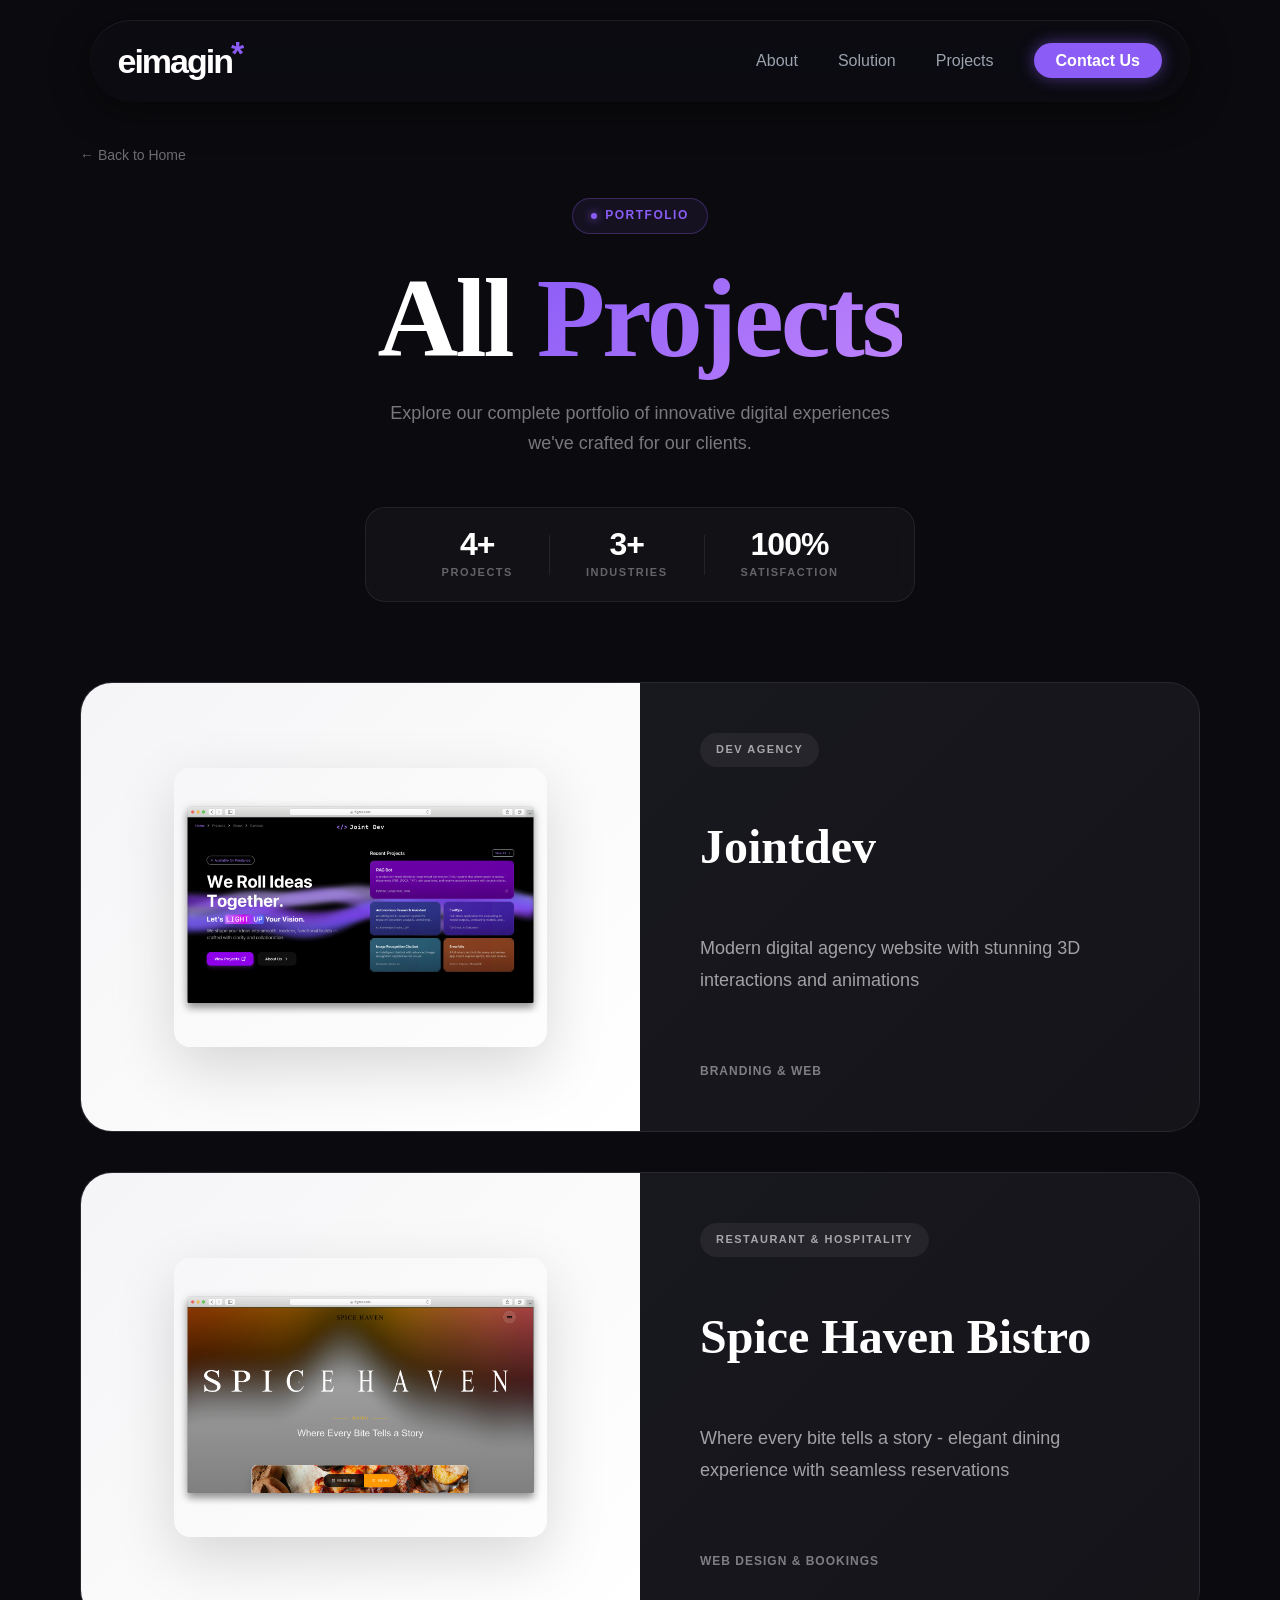
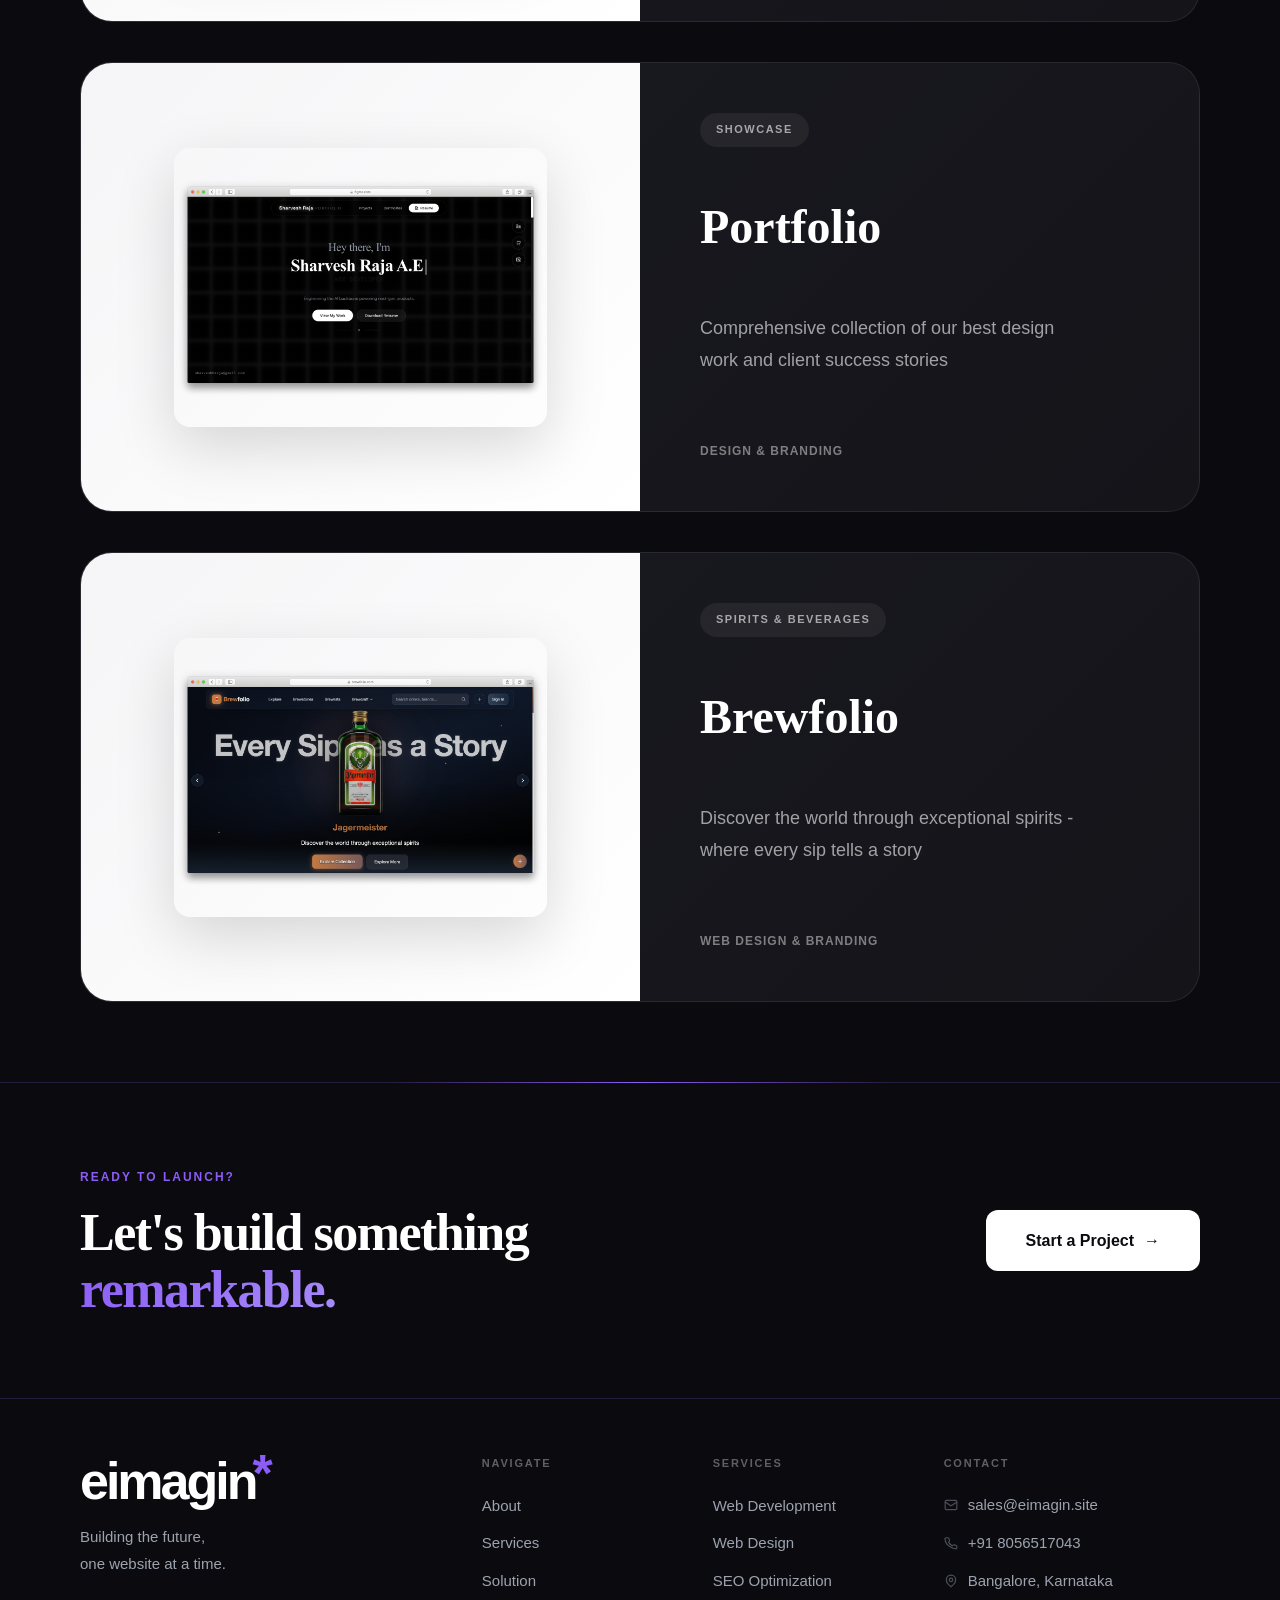
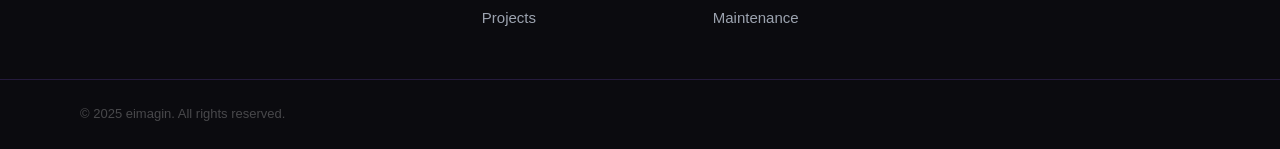
<file: projects.html>
<!DOCTYPE html>
<html lang="en">
<head>
    <meta charset="UTF-8">
    <meta name="viewport" content="width=device-width, initial-scale=1.0">
    <title>All Projects - eimagin*</title>
    
    <!-- Preconnect for performance -->
    <link rel="preconnect" href="https://fonts.googleapis.com">
    <link rel="preconnect" href="https://fonts.gstatic.com" crossorigin>
    <!-- Custom fonts: Trench Slab Medium and General Sans Regular -->
    <link href="https://api.fontshare.com/v2/css?f[]=general-sans@400&f[]=satoshi@700&display=swap" rel="stylesheet">

    <!-- CSS -->
    <link rel="stylesheet" href="css/styles.css">
    <link rel="stylesheet" href="css/project-card.css">
</head>
<body>
    <div class="cursor-bubble">View Project</div>
    <!-- Navigation -->
    <nav class="navbar">
        <div class="nav-inner">
            <a href="index.html" class="logo">
                <span class="logo-text">eimagin</span><span class="logo-asterisk">*</span>
            </a>
            <ul class="nav-links">
                <li><a href="index.html#about">About</a></li>
                <li><a href="index.html#solution">Solution</a></li>
                <li><a href="index.html#projects">Projects</a></li>
                <li><a href="index.html#contact" class="btn-primary-small">Contact Us</a></li>
            </ul>
            <div class="hamburger">
                <span></span>
                <span></span>
                <span></span>
            </div>
        </div>
    </nav>

    <!-- Projects Gallery Section -->
    <section class="all-projects-section">
        <div class="container">
            <div class="page-header">
                <a href="index.html#projects" class="back-link">← Back to Home</a>
                <div class="page-header-badge">
                    <span class="page-badge-dot"></span>
                    Portfolio
                </div>
                <h1 class="page-title">All <span class="page-title-accent">Projects</span></h1>
                <p class="page-subtitle">Explore our complete portfolio of innovative digital experiences we've crafted for our clients.</p>
                <div class="page-header-stats">
                    <div class="page-stat">
                        <span class="page-stat-number">4+</span>
                        <span class="page-stat-label">Projects</span>
                    </div>
                    <div class="page-stat-divider"></div>
                    <div class="page-stat">
                        <span class="page-stat-number">3+</span>
                        <span class="page-stat-label">Industries</span>
                    </div>
                    <div class="page-stat-divider"></div>
                    <div class="page-stat">
                        <span class="page-stat-number">100%</span>
                        <span class="page-stat-label">Satisfaction</span>
                    </div>
                </div>
            </div>

            <div class="projects-gallery">
                <!-- Project Card 1: Jointdev -->
                <a href="https://jointdev.studio/" target="_blank" rel="noopener noreferrer" class="gallery-card-link">
                    <div class="gallery-card">
                        <div class="gallery-card-image" style="background: linear-gradient(135deg, #f5f5f7 0%, #ffffff 100%); padding: 60px; display: flex; align-items: center; justify-content: center;">
                            <img src="images/projects/jointdev-mockup.png" alt="Jointdev Mockup" style="width: 85%; height: 85%; object-fit: contain; border-radius: 16px; box-shadow: 0 20px 60px rgba(0,0,0,0.15);">
                        </div>
                        <div class="gallery-card-content">
                            <span class="gallery-tag">DEV AGENCY</span>
                            <h3 class="gallery-title">Jointdev</h3>
                            <p class="gallery-desc">Modern digital agency website with stunning 3D interactions and animations</p>
                            <span class="gallery-tech">BRANDING & WEB</span>
                        </div>
                    </div>
                </a>

                <!-- Project Card 2: Spice Haven Bistro -->
                <a href="https://spice-haven-bistro.vercel.app/" target="_blank" rel="noopener noreferrer" class="gallery-card-link">
                    <div class="gallery-card">
                        <div class="gallery-card-image" style="background: linear-gradient(135deg, #f5f5f7 0%, #ffffff 100%); padding: 60px; display: flex; align-items: center; justify-content: center;">
                            <img src="images/projects/spice-haven-mockup.png" alt="Spice Haven Bistro Mockup" style="width: 85%; height: 85%; object-fit: contain; border-radius: 16px; box-shadow: 0 20px 60px rgba(0,0,0,0.15);">
                        </div>
                        <div class="gallery-card-content">
                            <span class="gallery-tag">RESTAURANT & HOSPITALITY</span>
                            <h3 class="gallery-title">Spice Haven Bistro</h3>
                            <p class="gallery-desc">Where every bite tells a story - elegant dining experience with seamless reservations</p>
                            <span class="gallery-tech">WEB DESIGN & BOOKINGS</span>
                        </div>
                    </div>
                </a>

                <!-- Project Card 3: Portfolio -->
                <a href="https://sharveshportfolio.dev/" target="_blank" rel="noopener noreferrer" class="gallery-card-link">
                    <div class="gallery-card">
                        <div class="gallery-card-image" style="background: linear-gradient(135deg, #f5f5f7 0%, #ffffff 100%); padding: 60px; display: flex; align-items: center; justify-content: center;">
                            <img src="images/projects/portfolio-mockup.png" alt="Portfolio Mockup" style="width: 85%; height: 85%; object-fit: contain; border-radius: 16px; box-shadow: 0 20px 60px rgba(0,0,0,0.15);">
                        </div>
                        <div class="gallery-card-content">
                            <span class="gallery-tag">SHOWCASE</span>
                            <h3 class="gallery-title">Portfolio</h3>
                            <p class="gallery-desc">Comprehensive collection of our best design work and client success stories</p>
                            <span class="gallery-tech">DESIGN & BRANDING</span>
                        </div>
                    </div>
                </a>

                <!-- Project Card 4: Brewfolio (last) -->
                <div class="gallery-card">
                    <div class="gallery-card-image" style="background: linear-gradient(135deg, #f5f5f7 0%, #ffffff 100%); padding: 60px; display: flex; align-items: center; justify-content: center;">
                        <img src="images/projects/brewfolio-mockup.png" alt="Brewfolio Mockup" style="width: 85%; height: 85%; object-fit: contain; border-radius: 16px; box-shadow: 0 20px 60px rgba(0,0,0,0.15);">
                    </div>
                    <div class="gallery-card-content">
                        <span class="gallery-tag">SPIRITS & BEVERAGES</span>
                        <h3 class="gallery-title">Brewfolio</h3>
                        <p class="gallery-desc">Discover the world through exceptional spirits - where every sip tells a story</p>
                        <span class="gallery-tech">WEB DESIGN & BRANDING</span>
                    </div>
                </div>

                <!-- Add more project cards as needed -->
            </div>
        </div>
    </section>

    <!-- Footer -->
    <footer class="footer">

        <!-- CTA Band -->
        <div class="footer-cta">
            <div class="container">
                <div class="footer-cta-inner">
                    <div class="footer-cta-text">
                        <span class="footer-cta-eyebrow">Ready to launch?</span>
                        <h2 class="footer-cta-title">Let's build something<br><span class="footer-cta-accent">remarkable.</span></h2>
                    </div>
                    <a href="index.html#contact" class="footer-cta-btn">Start a Project <span class="footer-cta-arrow">→</span></a>
                </div>
            </div>
        </div>

        <!-- Main Body -->
        <div class="footer-body">
            <div class="container">
                <div class="footer-grid">

                    <!-- Brand -->
                    <div class="footer-brand-col">
                        <div class="footer-logo">eimagin<span class="footer-logo-star">*</span></div>
                        <p class="footer-tagline">Building the future,<br>one website at a time.</p>
                    </div>

                    <!-- Navigate -->
                    <div class="footer-nav-col">
                        <h5 class="footer-col-heading">Navigate</h5>
                        <ul class="footer-nav-list">
                            <li><a href="index.html#about">About</a></li>
                            <li><a href="index.html#services">Services</a></li>
                            <li><a href="index.html#solution">Solution</a></li>
                            <li><a href="projects.html">Projects</a></li>
                        </ul>
                    </div>

                    <!-- Services -->
                    <div class="footer-services-col">
                        <h5 class="footer-col-heading">Services</h5>
                        <ul class="footer-nav-list">
                            <li><a href="#">Web Development</a></li>
                            <li><a href="#">Web Design</a></li>
                            <li><a href="#">SEO Optimization</a></li>
                            <li><a href="#">Maintenance</a></li>
                        </ul>
                    </div>

                    <!-- Contact -->
                    <div class="footer-contact-col">
                        <h5 class="footer-col-heading">Contact</h5>
                        <ul class="footer-contact-list">
                            <li>
                                <a href="mailto:sales@eimagin.site" class="footer-contact-link">
                                    <svg width="14" height="14" viewBox="0 0 24 24" fill="none" stroke="currentColor" stroke-width="2"><rect x="2" y="4" width="20" height="16" rx="2"/><path d="m22 7-8.97 5.7a1.94 1.94 0 0 1-2.06 0L2 7"/></svg>
                                    sales@eimagin.site
                                </a>
                            </li>
                            <li>
                                <a href="tel:+918056517043" class="footer-contact-link">
                                    <svg width="14" height="14" viewBox="0 0 24 24" fill="none" stroke="currentColor" stroke-width="2"><path d="M22 16.92v3a2 2 0 0 1-2.18 2 19.79 19.79 0 0 1-8.63-3.07A19.5 19.5 0 0 1 4.69 13.6a19.79 19.79 0 0 1-3.07-8.67A2 2 0 0 1 3.6 3h3a2 2 0 0 1 2 1.72 12.84 12.84 0 0 0 .7 2.81 2 2 0 0 1-.45 2.11L8.09 10.9a16 16 0 0 0 6 6l1.27-1.27a2 2 0 0 1 2.11-.45 12.84 12.84 0 0 0 2.81.7A2 2 0 0 1 22 17z"/></svg>
                                    +91 8056517043
                                </a>
                            </li>
                            <li>
                                <span class="footer-contact-text">
                                    <svg width="14" height="14" viewBox="0 0 24 24" fill="none" stroke="currentColor" stroke-width="2"><path d="M20 10c0 6-8 12-8 12s-8-6-8-12a8 8 0 0 1 16 0Z"/><circle cx="12" cy="10" r="3"/></svg>
                                    Bangalore, Karnataka
                                </span>
                            </li>
                        </ul>
                    </div>

                </div>
            </div>
        </div>

        <!-- Bottom Bar -->
        <div class="footer-bottom-bar">
            <div class="container">
                <div class="footer-bottom-inner">
                    <p class="footer-copyright">&copy; 2025 eimagin. All rights reserved.</p>
                </div>
            </div>
        </div>

    </footer>

    <script src="js/main.js"></script>
    <script src="js/cursor.js"></script>
</body>
</html>
</file>
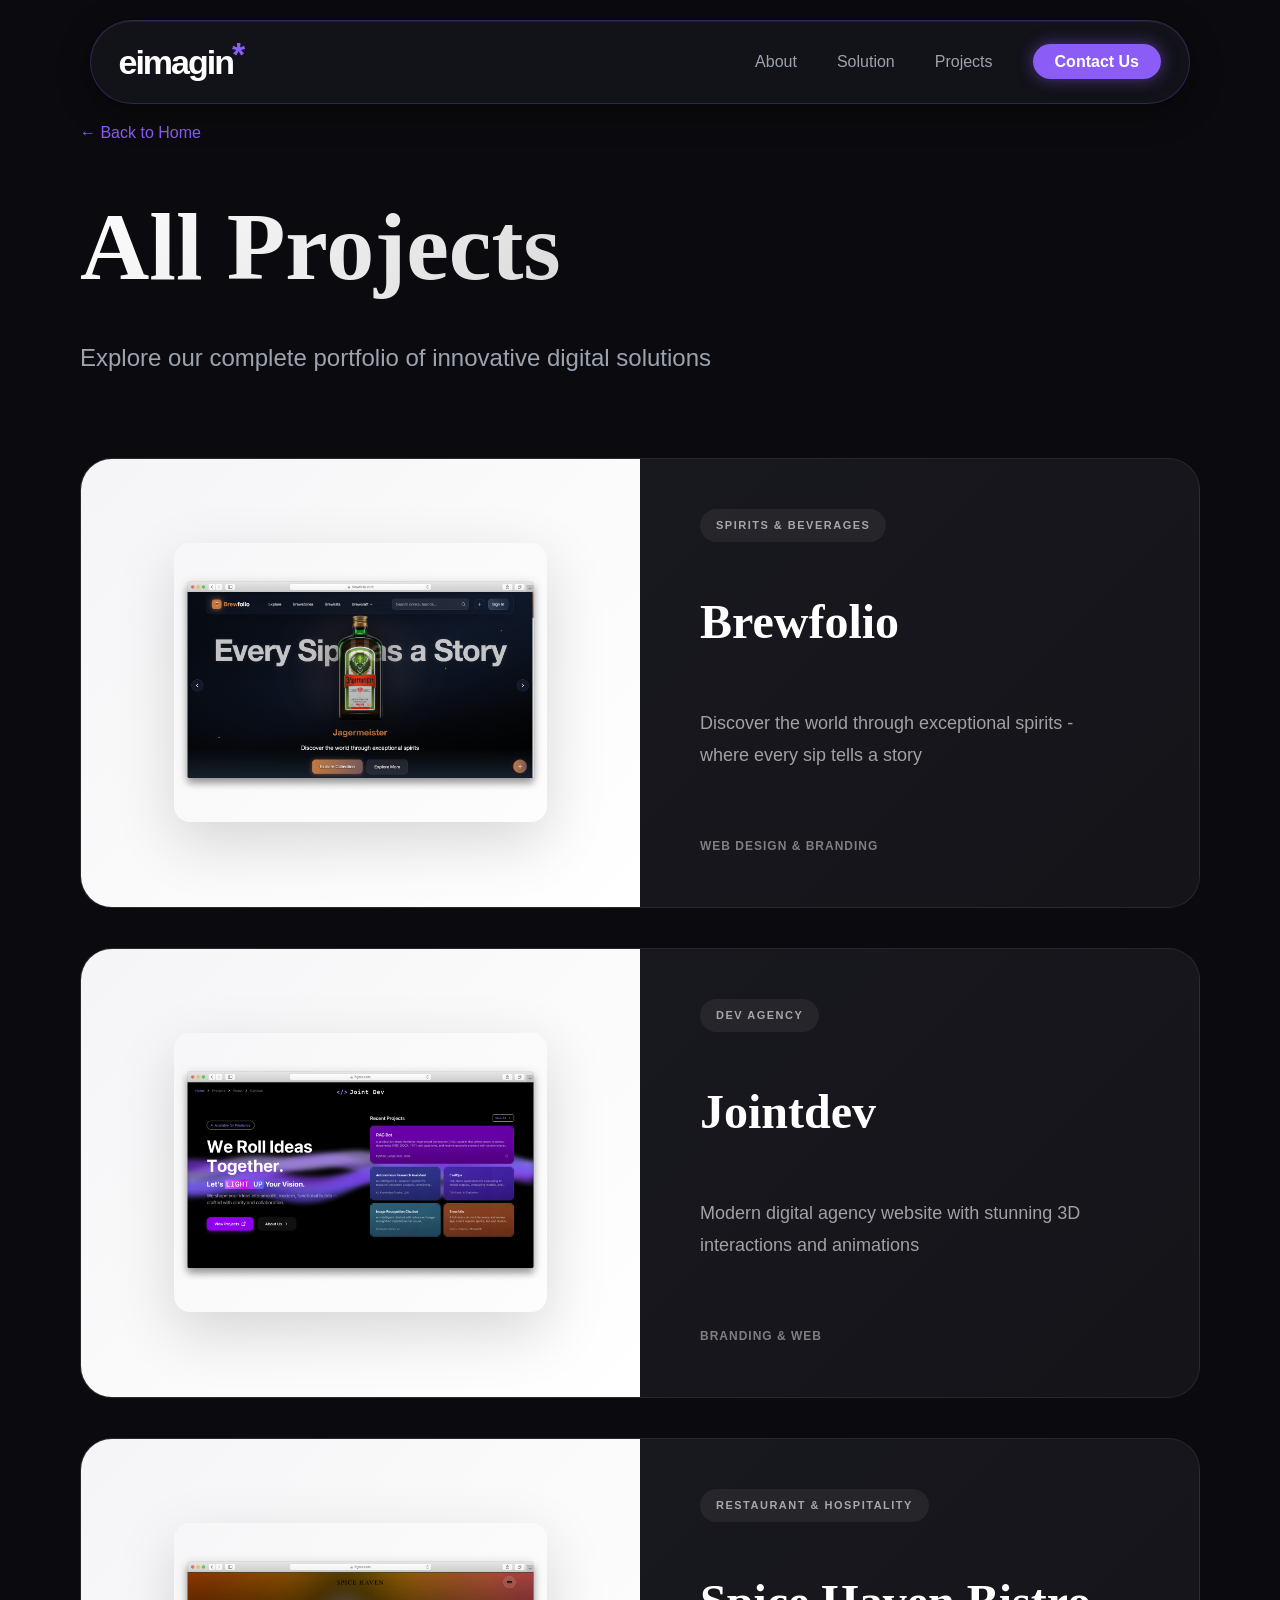
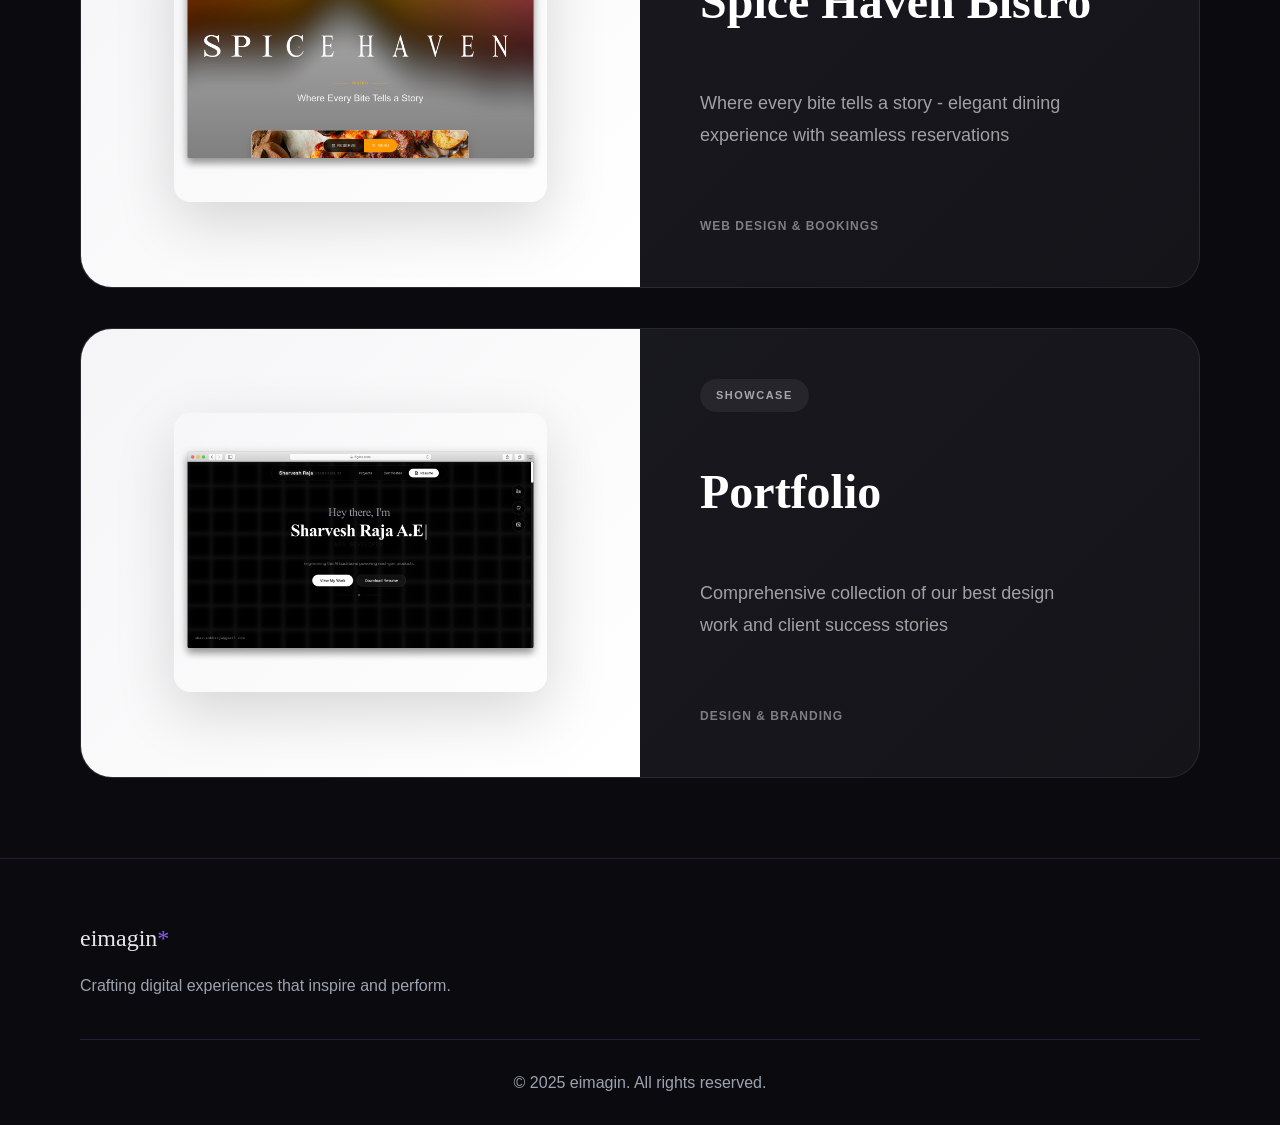
<file: frontend/projects.html>
<!DOCTYPE html>
<html lang="en">
<head>
    <meta charset="UTF-8">
    <meta name="viewport" content="width=device-width, initial-scale=1.0">
    <title>All Projects - eimagin*</title>
    
    <!-- Preconnect for performance -->
    <link rel="preconnect" href="https://fonts.googleapis.com">
    <link rel="preconnect" href="https://fonts.gstatic.com" crossorigin>
    <!-- Custom fonts: Trench Slab Medium and General Sans Regular -->
    <link href="https://api.fontshare.com/v2/css?f[]=general-sans@400&f[]=satoshi@700&display=swap" rel="stylesheet">

    <!-- CSS -->
    <link rel="stylesheet" href="css/styles.css">
    <link rel="stylesheet" href="css/project-card.css">
</head>
<body>
    <div class="cursor-bubble">View Project</div>
    <!-- Navigation -->
    <nav class="navbar">
        <div class="nav-inner">
            <a href="index.html" class="logo">
                <span class="logo-text">eimagin</span><span class="logo-asterisk">*</span>
            </a>
            <ul class="nav-links">
                <li><a href="index.html#about">About</a></li>
                <li><a href="index.html#solution">Solution</a></li>
                <li><a href="index.html#projects">Projects</a></li>
                <li><a href="index.html#contact" class="btn-primary-small">Contact Us</a></li>
            </ul>
            <div class="hamburger">
                <span></span>
                <span></span>
                <span></span>
            </div>
        </div>
    </nav>

    <!-- Projects Gallery Section -->
    <section class="all-projects-section">
        <div class="container">
            <div class="page-header">
                <a href="index.html#projects" class="back-link">← Back to Home</a>
                <h1 class="page-title">All Projects</h1>
                <p class="page-subtitle">Explore our complete portfolio of innovative digital solutions</p>
            </div>

            <div class="projects-gallery">
                <!-- Project Card 1: Brewfolio -->
                <div class="gallery-card">
                    <div class="gallery-card-image" style="background: linear-gradient(135deg, #f5f5f7 0%, #ffffff 100%); padding: 60px; display: flex; align-items: center; justify-content: center;">
                        <img src="images/projects/brewfolio-mockup.png" alt="Brewfolio Mockup" style="width: 85%; height: 85%; object-fit: contain; border-radius: 16px; box-shadow: 0 20px 60px rgba(0,0,0,0.15);">
                    </div>
                    <div class="gallery-card-content">
                        <span class="gallery-tag">SPIRITS & BEVERAGES</span>
                        <h3 class="gallery-title">Brewfolio</h3>
                        <p class="gallery-desc">Discover the world through exceptional spirits - where every sip tells a story</p>
                        <span class="gallery-tech">WEB DESIGN & BRANDING</span>
                    </div>
                </div>

                <!-- Project Card 2: Jointdev -->
                <a href="https://jointdev.studio/" target="_blank" rel="noopener noreferrer" class="gallery-card-link">
                    <div class="gallery-card">
                        <div class="gallery-card-image" style="background: linear-gradient(135deg, #f5f5f7 0%, #ffffff 100%); padding: 60px; display: flex; align-items: center; justify-content: center;">
                            <img src="images/projects/jointdev-mockup.png" alt="Jointdev Mockup" style="width: 85%; height: 85%; object-fit: contain; border-radius: 16px; box-shadow: 0 20px 60px rgba(0,0,0,0.15);">
                        </div>
                        <div class="gallery-card-content">
                            <span class="gallery-tag">DEV AGENCY</span>
                            <h3 class="gallery-title">Jointdev</h3>
                            <p class="gallery-desc">Modern digital agency website with stunning 3D interactions and animations</p>
                            <span class="gallery-tech">BRANDING & WEB</span>
                        </div>
                    </div>
                </a>

                <!-- Project Card 3: Spice Haven Bistro -->
                <!-- Project Card 3: Spice Haven Bistro -->
                <a href="https://spice-haven-bistro.vercel.app/" target="_blank" rel="noopener noreferrer" class="gallery-card-link">
                    <div class="gallery-card">
                        <div class="gallery-card-image" style="background: linear-gradient(135deg, #f5f5f7 0%, #ffffff 100%); padding: 60px; display: flex; align-items: center; justify-content: center;">
                            <img src="images/projects/spice-haven-mockup.png" alt="Spice Haven Bistro Mockup" style="width: 85%; height: 85%; object-fit: contain; border-radius: 16px; box-shadow: 0 20px 60px rgba(0,0,0,0.15);">
                        </div>
                        <div class="gallery-card-content">
                            <span class="gallery-tag">RESTAURANT & HOSPITALITY</span>
                            <h3 class="gallery-title">Spice Haven Bistro</h3>
                            <p class="gallery-desc">Where every bite tells a story - elegant dining experience with seamless reservations</p>
                            <span class="gallery-tech">WEB DESIGN & BOOKINGS</span>
                        </div>
                    </div>
                </a>

                <!-- Project Card 4: Portfolio -->
                <a href="https://sharveshportfolio.dev/" target="_blank" rel="noopener noreferrer" class="gallery-card-link">
                    <div class="gallery-card">
                        <div class="gallery-card-image" style="background: linear-gradient(135deg, #f5f5f7 0%, #ffffff 100%); padding: 60px; display: flex; align-items: center; justify-content: center;">
                            <img src="images/projects/portfolio-mockup.png" alt="Portfolio Mockup" style="width: 85%; height: 85%; object-fit: contain; border-radius: 16px; box-shadow: 0 20px 60px rgba(0,0,0,0.15);">
                        </div>
                        <div class="gallery-card-content">
                            <span class="gallery-tag">SHOWCASE</span>
                            <h3 class="gallery-title">Portfolio</h3>
                            <p class="gallery-desc">Comprehensive collection of our best design work and client success stories</p>
                            <span class="gallery-tech">DESIGN & BRANDING</span>
                        </div>
                    </div>
                </a>

                <!-- Add more project cards as needed -->
            </div>
        </div>
    </section>

    <!-- Footer -->
    <footer class="footer">
        <div class="container">
            <div class="footer-content">
                <div class="footer-brand">
                    <h3>eimagin<span style="color: var(--purple-primary);">*</span></h3>
                    <p>Crafting digital experiences that inspire and perform.</p>
                </div>
                <div class="footer-links">
                </div>
            </div>
            <div class="footer-bottom">
                <p>&copy; 2025 eimagin. All rights reserved.</p>
            </div>
        </div>
    </footer>

    <script src="js/main.js"></script>
    <script src="js/cursor.js"></script>
</body>
</html>
</file>
<file: css/styles.css>
/* ===================================
   CSS RESET & BASE STYLES
   =================================== */

* {
    margin: 0;
    padding: 0;
    box-sizing: border-box;
}

:root {
    /* Colors */
    --primary-bg: #0B0B0F;
    --secondary-bg: #13131A;
    --card-bg: #1A1A24;
    --purple-primary: #8B5CF6;
    --purple-secondary: #7C3AED;
    --purple-glow: rgba(139, 92, 246, 0.5);
    --text-primary: #E5E7EB;
    --text-secondary: #9CA3AF;
    --border-color: rgba(139, 92, 246, 0.2);

    /* Typography */
    --font-primary: 'General Sans', -apple-system, BlinkMacSystemFont, 'Segoe UI', sans-serif;
    --font-heading: 'Trench Slab', 'General Sans', Georgia, serif;

    /* Spacing */
    --section-padding: 120px 0;
    --container-padding: 0 40px;
    --max-width: 1200px;

    /* Animations */
    --transition-smooth: all 0.3s cubic-bezier(0.4, 0, 0.2, 1);
    --transition-bounce: all 0.4s cubic-bezier(0.68, -0.55, 0.265, 1.55);
}

html {
    scroll-behavior: smooth;
}

body {
    font-family: var(--font-primary);
    background-color: var(--primary-bg);
    color: var(--text-primary);
    line-height: 1.6;
    overflow-x: hidden;
    font-weight: 400;
}

h1, h2, h3, h4, h5, h6, .hero-title, .section-title, .contact-main-title, .services-hero-title {
    font-family: var(--font-heading);
    font-weight: 500;
}

.logo-text {
    font-family: var(--font-primary);
    font-weight: 800;
}

/* Container */
.container {
    max-width: var(--max-width);
    margin: 0 auto;
    padding: var(--container-padding);
    width: 100%;
}

@media (max-width: 768px) {
    .container {
        padding: 0 24px;
    }
}

@media (max-width: 480px) {
    .container {
        padding: 0 16px;
    }
}

/* Selection */
::selection {
    background-color: var(--purple-primary);
    color: white;
}

/* ===================================
   NAVIGATION
   =================================== */

.navbar {
    position: fixed;
    top: 20px;
    left: 50%;
    transform: translateX(-50%);
    width: auto;
    min-width: min(1100px, calc(100% - 48px));
    z-index: 1000;
    transition: var(--transition-smooth);
}

.nav-inner {
    display: flex;
    justify-content: space-between;
    align-items: center;
    padding: 14px 28px;
    background: rgba(12, 12, 18, 0.5);
    backdrop-filter: blur(24px) saturate(180%);
    -webkit-backdrop-filter: blur(24px) saturate(180%);
    border: none;
    border-radius: 9999px;
    box-shadow: 0 8px 40px rgba(0, 0, 0, 0.45),
                inset 0 1px 0 rgba(255, 255, 255, 0.07);
}

.logo {
    text-decoration: none;
    display: flex;
    align-items: baseline;
    gap: 1px;
    transition: var(--transition-smooth);
    transform-style: preserve-3d;
    perspective: 400px;
}

.logo-text {
    font-size: 34px;
    font-weight: 800;
    letter-spacing: -2px;
    color: #ffffff;
    transition: var(--transition-smooth);
}

.logo-asterisk {
    font-size: 34px;
    font-weight: 800;
    color: var(--purple-primary);
    line-height: 1;
    transition: var(--transition-smooth);
    margin-left: -2px;
    transform: translateY(-8px);
    display: inline-block;
}

.logo:hover .logo-text {
    color: rgba(255, 255, 255, 0.8);
}

.logo:hover .logo-asterisk {
    color: var(--purple-secondary);
}

/* Nav Logo (for projects page) */
.nav-logo {
    text-decoration: none;
    display: flex;
    align-items: baseline;
    gap: 1px;
}

.nav-logo a {
    font-size: 34px;
    font-weight: 800;
    letter-spacing: -0.5px;
    color: #ffffff;
    text-decoration: none;
    transition: var(--transition-smooth);
}

.nav-logo a:hover {
    color: rgba(255, 255, 255, 0.8);
}

.nav-links {
    display: flex;
    list-style: none;
    gap: 40px;
    align-items: center;
}

.nav-links a {
    color: var(--text-secondary);
    text-decoration: none;
    font-size: 16px;
    transition: var(--transition-smooth);
    position: relative;
}

.nav-links a:not(.btn-primary-small)::after {
    content: '';
    position: absolute;
    bottom: -5px;
    left: 0;
    width: 0;
    height: 2px;
    background: var(--purple-primary);
    transition: var(--transition-smooth);
}

.nav-links a:not(.btn-primary-small):hover::after {
    width: 100%;
}

.nav-links a:not(.btn-primary-small):hover {
    color: var(--text-primary);
}

.btn-primary-small {
    background: var(--purple-primary);
    padding: 9px 22px;
    border-radius: 9999px;
    color: white !important;
    font-weight: 600;
    font-size: 14px;
    box-shadow: 0 0 16px var(--purple-glow);
    white-space: nowrap;
}

.btn-primary-small:hover {
    background: var(--purple-secondary);
    transform: translateY(-2px);
    box-shadow: 0 0 28px var(--purple-glow);
}

/* Hamburger Menu */
.hamburger {
    display: none;
    flex-direction: column;
    cursor: pointer;
    gap: 5px;
}

.hamburger span {
    width: 25px;
    height: 3px;
    background: var(--text-primary);
    transition: var(--transition-smooth);
}

.hamburger.active span:nth-child(1) {
    transform: rotate(45deg) translate(8px, 8px);
}

.hamburger.active span:nth-child(2) {
    opacity: 0;
}

.hamburger.active span:nth-child(3) {
    transform: rotate(-45deg) translate(7px, -7px);
}

/* ===================================
   HERO SECTION
   =================================== */

.hero {
    min-height: 100vh;
    width: 100%;
    display: flex;
    align-items: center;
    justify-content: center;
    padding-top: 90px;
    padding-bottom: 0;
    position: relative;
    overflow: hidden;
    background: #0B0B0F;
}

/* Dotted Surface — 3D wave background layer 0 */
#dotted-surface {
    position: absolute;
    top: 0;
    left: 0;
    width: 100%;
    height: 100%;
    z-index: 1;
    pointer-events: none;
    overflow: hidden;
}

/* Light Rays canvas — fills hero as background layer 1 */
#light-rays {
    position: absolute;
    top: 0;
    left: 0;
    width: 100%;
    height: 100%;
    z-index: 0;
    pointer-events: none;
    overflow: hidden;
}

/* Pixel Snow canvas — fills hero as background layer 2 */
#pixel-snow {
    position: absolute;
    top: 0;
    left: 0;
    width: 100%;
    height: 100%;
    z-index: 1;
    pointer-events: none;
    overflow: hidden;
}

.hero .container {
    width: 100%;
    max-width: 100%;
    display: flex;
    flex-direction: column;
    align-items: center;
    justify-content: center;
    text-align: center;
    position: relative;
    z-index: 2;
}

.hero-content {
    max-width: 920px;
    width: 100%;
    margin: 0 auto;
    text-align: center;
    animation: fadeInUp 1s ease-out;
    padding: 0 20px;
}

@keyframes fadeInUp {
    from {
        opacity: 0;
        transform: translateY(30px);
    }
    to {
        opacity: 1;
        transform: translateY(0);
    }
}

.hero-title {
    font-size: clamp(36px, 4vw, 52px);
    font-weight: 900;
    line-height: 1.15;
    letter-spacing: -1.5px;
    margin-bottom: 28px;
    text-align: center;
    max-width: 780px;
    margin-left: auto;
    margin-right: auto;
}

/* ── Word-by-word stagger animation ── */
.hero-word {
    display: inline-block;
    opacity: 0;
    transform: translateY(48px);
    animation: hero-word-in 0.75s cubic-bezier(0.16, 1, 0.3, 1) forwards;
    animation-delay: calc(var(--i) * 0.09s + 0.15s);
    margin-right: 0.22em;
}

.hero-word:last-child { margin-right: 0; }

@keyframes hero-word-in {
    to {
        opacity: 1;
        transform: translateY(0);
    }
}

.gradient-text {
    background: linear-gradient(135deg, var(--purple-primary) 0%, var(--purple-secondary) 100%);
    -webkit-background-clip: text;
    -webkit-text-fill-color: transparent;
    background-clip: text;
}

.hero-subtitle {
    font-size: 18px;
    color: var(--text-secondary);
    margin-bottom: 40px;
    line-height: 1.8;
    text-align: center;
}

/* Subtitle + buttons fade-up after words finish */
.hero-subtitle-anim {
    opacity: 0;
    transform: translateY(24px);
    animation: hero-fade-up 0.8s cubic-bezier(0.16, 1, 0.3, 1) 0.95s forwards;
}

.hero-btns-anim {
    opacity: 0;
    transform: translateY(20px);
    animation: hero-fade-up 0.8s cubic-bezier(0.16, 1, 0.3, 1) 1.15s forwards;
}

@keyframes hero-fade-up {
    to {
        opacity: 1;
        transform: translateY(0);
    }
}

.hero-buttons {
    display: flex;
    justify-content: center;
    gap: 20px;
    flex-wrap: wrap;
}

.hero-btns {
    display: flex;
    align-items: center;
    justify-content: center;
    gap: 16px;
    margin-top: 36px;
    flex-wrap: wrap;
    width: 100%;
}

/* Button Styles */
.btn-primary,
.btn-secondary {
    display: inline-flex;
    align-items: center;
    gap: 8px;
    padding: 16px 32px;
    border-radius: 12px;
    font-size: 16px;
    font-weight: 600;
    text-decoration: none;
    transition: var(--transition-smooth);
    cursor: pointer;
    border: none;
}

.btn-primary {
    background: var(--purple-primary);
    color: white;
    box-shadow: 0 0 30px var(--purple-glow);
}

.btn-primary:hover {
    background: var(--purple-secondary);
    transform: translateY(-3px);
    box-shadow: 0 0 40px var(--purple-glow);
}

.btn-secondary {
    background: transparent;
    color: var(--text-primary);
    border: 2px solid var(--border-color);
}

.btn-secondary:hover {
    background: var(--card-bg);
    border-color: var(--purple-primary);
    transform: translateY(-3px);
}

.btn-icon {
    transition: var(--transition-smooth);
}

.btn-primary:hover .btn-icon {
    transform: translateX(5px);
}

/* Hero Visual */
.hero-visual {
    position: relative;
    height: 500px;
    animation: fadeInRight 1s ease-out;
}

@keyframes fadeInRight {
    from {
        opacity: 0;
        transform: translateX(50px);
    }
    to {
        opacity: 1;
        transform: translateX(0);
    }
}

.floating-card {
    position: absolute;
    background: var(--card-bg);
    border: 1px solid var(--border-color);
    border-radius: 16px;
    padding: 30px;
    box-shadow: 0 10px 40px rgba(0, 0, 0, 0.3);
    backdrop-filter: blur(10px);
}

.card-1 {
    width: 280px;
    height: 180px;
    top: 50px;
    left: 0;
    animation: float 6s ease-in-out infinite;
}

.card-2 {
    width: 250px;
    height: 150px;
    top: 150px;
    right: 50px;
    animation: float 7s ease-in-out infinite 1s;
}

.card-3 {
    width: 220px;
    height: 140px;
    bottom: 80px;
    left: 100px;
    animation: float 8s ease-in-out infinite 2s;
}

@keyframes float {
    0%, 100% { transform: translateY(0px); }
    50% { transform: translateY(-20px); }
}

.card-glow {
    position: absolute;
    inset: 0;
    background: radial-gradient(circle at 50% 50%, var(--purple-glow) 0%, transparent 70%);
    opacity: 0;
    transition: var(--transition-smooth);
}

.floating-card:hover .card-glow {
    opacity: 1;
}

/* ===================================
   FLOATING CARD CONTENT
   =================================== */

.floating-card { overflow: hidden; }

.card-glow { pointer-events: none; z-index: 0; }

.fc-label {
    font-size: 11px;
    font-weight: 600;
    color: var(--purple-primary);
    letter-spacing: 0.6px;
    text-transform: uppercase;
    margin: 0 0 12px;
    position: relative;
    z-index: 1;
}

/* Card 1 – Performance Ring + Bars */
.fc-perf {
    display: flex;
    align-items: center;
    gap: 14px;
    position: relative;
    z-index: 1;
}

.fc-ring { flex-shrink: 0; }

.fc-bars {
    flex: 1;
    display: flex;
    flex-direction: column;
    gap: 8px;
}

.fc-bar-row {
    display: flex;
    align-items: center;
    gap: 6px;
    font-size: 10px;
    color: var(--text-secondary);
}

.fc-bar-row span:first-child { width: 28px; flex-shrink: 0; }
.fc-bar-row span:last-child  { width: 24px; flex-shrink: 0; color: #fff; font-weight: 600; text-align: right; }

.fc-bar {
    flex: 1;
    height: 4px;
    background: rgba(139, 92, 246, 0.15);
    border-radius: 2px;
    overflow: hidden;
}

.fc-bar-fill {
    height: 100%;
    background: linear-gradient(90deg, var(--purple-primary), var(--purple-secondary));
    border-radius: 2px;
}

/* Card 2 – Stats */
.fc-stat {
    margin-bottom: 10px;
    position: relative;
    z-index: 1;
}

.fc-stat-number {
    font-size: 36px;
    font-weight: 800;
    color: #fff;
    line-height: 1;
    letter-spacing: -1.5px;
}

.fc-plus {
    font-size: 24px;
    color: var(--purple-primary);
    letter-spacing: 0;
}

.fc-stat-title {
    font-size: 12px;
    color: var(--text-secondary);
    margin-top: 4px;
}

.fc-stars {
    display: flex;
    align-items: center;
    gap: 6px;
    padding-top: 10px;
    border-top: 1px solid rgba(139, 92, 246, 0.18);
    position: relative;
    z-index: 1;
}

.fc-star-icons {
    color: #F59E0B;
    font-size: 11px;
    letter-spacing: 1px;
}

.fc-star-score {
    font-size: 11px;
    color: var(--text-secondary);
}

/* Card 3 – Tech Stack */
.fc-tech {
    display: flex;
    flex-wrap: wrap;
    gap: 6px;
    position: relative;
    z-index: 1;
}

.fc-tech-badge {
    font-size: 10px;
    font-weight: 600;
    padding: 4px 10px;
    border-radius: 20px;
    letter-spacing: 0.3px;
}

.fc-tech-badge.react { background: rgba(97,218,251,0.12);  color: #61DAFB; border: 1px solid rgba(97,218,251,0.25); }
.fc-tech-badge.next  { background: rgba(255,255,255,0.06); color: #fff;    border: 1px solid rgba(255,255,255,0.15); }
.fc-tech-badge.tw    { background: rgba(56,189,248,0.12);  color: #38BDF8; border: 1px solid rgba(56,189,248,0.25); }
.fc-tech-badge.node  { background: rgba(132,204,22,0.12);  color: #84CC16; border: 1px solid rgba(132,204,22,0.25); }

/* ===================================
   BROWSER MOCKUP
   =================================== */

.mockup-wrapper {
    position: relative;
    z-index: 10;
    display: flex;
    flex-direction: column;
    align-items: center;
    margin: -200px auto 0;
    padding: 0 40px 0;
    max-width: 1400px;
    transform: scale(1);
    transform-origin: center top;
}

.mockup-glow {
    position: absolute;
    top: 50%;
    left: 50%;
    transform: translate(-50%, -50%);
    width: 80%;
    height: 80%;
    background: radial-gradient(ellipse, rgba(139,92,246,0.3) 0%, transparent 70%);
    filter: blur(50px);
    pointer-events: none;
    z-index: 0;
}

.browser-window {
    width: 100%;
    border-radius: 14px;
    overflow: hidden;
    border: 1px solid rgba(139,92,246,0.28);
    box-shadow:
        0 50px 130px rgba(0,0,0,0.75),
        0 0 0 1px rgba(255,255,255,0.04),
        inset 0 1px 0 rgba(255,255,255,0.07);
    position: relative;
    z-index: 1;
}

.browser-chrome {
    display: flex;
    align-items: center;
    gap: 12px;
    padding: 10px 16px;
    background: #1C1C28;
    border-bottom: 1px solid rgba(255,255,255,0.07);
}

.browser-dots { display: flex; gap: 6px; flex-shrink: 0; }

.dot { width: 11px; height: 11px; border-radius: 50%; }
.dot-red    { background: #FF5F57; }
.dot-yellow { background: #FEBC2E; }
.dot-green  { background: #28C840; }

.browser-bar {
    flex: 1;
    display: flex;
    align-items: center;
    gap: 6px;
    background: rgba(255,255,255,0.05);
    border: 1px solid rgba(255,255,255,0.09);
    border-radius: 6px;
    padding: 4px 10px;
    max-width: 240px;
    margin: 0 auto;
}

.browser-lock { color: rgba(255,255,255,0.3); display: flex; align-items: center; }

.browser-url {
    font-size: 11px;
    color: rgba(255,255,255,0.4);
    font-family: var(--font-primary);
    letter-spacing: 0.3px;
}

.browser-content {
    background: #0C0C14;
    padding: 0;
    overflow: hidden;
}

/* ── Dev Studio Mockup ── */

.ds-root {
    background: #0D0D14;
    font-family: var(--font-primary);
    color: #fff;
    overflow: hidden;
}

/* Nav */
.ds-nav {
    display: flex;
    align-items: center;
    justify-content: space-between;
    padding: 14px 24px;
    border-bottom: 1px solid rgba(255,255,255,0.07);
}

.ds-logo {
    font-size: 14px;
    font-weight: 700;
    color: #fff;
    letter-spacing: -0.3px;
}

.ds-logo-bracket {
    color: #8B5CF6;
    font-size: 14px;
    margin-right: 2px;
}

.ds-nav-center {
    display: flex;
    gap: 20px;
}

.ds-nav-center span {
    font-size: 11px;
    color: rgba(255,255,255,0.5);
    cursor: pointer;
}

.ds-nav-right {
    display: flex;
    align-items: center;
    gap: 6px;
    background: rgba(34,197,94,0.1);
    border: 1px solid rgba(34,197,94,0.25);
    border-radius: 20px;
    padding: 4px 10px;
}

.ds-avail-dot {
    width: 6px;
    height: 6px;
    border-radius: 50%;
    background: #22C55E;
    box-shadow: 0 0 6px rgba(34,197,94,0.8);
    animation: pulse-green 2s infinite;
}

@keyframes pulse-green {
    0%, 100% { box-shadow: 0 0 6px rgba(34,197,94,0.8); }
    50%       { box-shadow: 0 0 14px rgba(34,197,94,1);  }
}

.ds-avail-text {
    font-size: 10px;
    font-weight: 600;
    color: #22C55E;
}

/* Hero Split Layout */
.ds-hero-split {
    display: grid;
    grid-template-columns: 1fr 1fr;
    gap: 32px;
    padding: 36px 24px 28px;
}

/* Left: Hero Title */
.ds-hero-left {
    display: flex;
    flex-direction: column;
    justify-content: center;
}

.ds-hero-eyebrow {
    display: flex;
    align-items: center;
    gap: 10px;
    margin-bottom: 16px;
}

.ds-eyebrow-line {
    width: 24px;
    height: 1px;
    background: #8B5CF6;
}

.ds-eyebrow-text {
    font-size: 10px;
    font-weight: 600;
    letter-spacing: 1.5px;
    text-transform: uppercase;
    color: #8B5CF6;
}

.ds-hero-h1 {
    font-size: 42px;
    font-weight: 900;
    line-height: 1.08;
    letter-spacing: -1.5px;
    color: #fff;
    margin: 0 0 20px;
}

.ds-hero-accent {
    background: linear-gradient(135deg, #8B5CF6, #A78BFA);
    -webkit-background-clip: text;
    -webkit-text-fill-color: transparent;
    background-clip: text;
}

.ds-hero-btns {
    display: flex;
    gap: 10px;
}

.ds-btn-primary {
    display: flex;
    align-items: center;
    gap: 6px;
    padding: 10px 18px;
    background: #8B5CF6;
    color: #fff;
    border: none;
    border-radius: 6px;
    font-size: 11px;
    font-weight: 600;
    cursor: pointer;
    transition: all 0.2s;
}

.ds-btn-primary:hover {
    background: #7C3AED;
    transform: translateY(-1px);
}

.ds-btn-ghost {
    padding: 10px 18px;
    background: transparent;
    color: rgba(255,255,255,0.6);
    border: 1px solid rgba(255,255,255,0.15);
    border-radius: 6px;
    font-size: 11px;
    font-weight: 500;
    cursor: pointer;
    transition: all 0.2s;
}

.ds-btn-ghost:hover {
    border-color: rgba(255,255,255,0.3);
    color: rgba(255,255,255,0.9);
}

/* Right: Compact Projects Grid */
.ds-hero-right {
    position: relative;
    background: rgba(13, 13, 20, 0.3);
    border: 1px solid rgba(139, 92, 246, 0.1);
    border-radius: 12px;
    padding: 16px;
    overflow: hidden;
}

#mockup-react-bg {
    position: absolute;
    top: 0;
    left: 0;
    width: 100%;
    height: 100%;
    z-index: 0;
    pointer-events: none;
}

.ds-compact-grid {
    position: relative;
    z-index: 1;
    display: grid;
    grid-template-columns: repeat(2, 1fr);
    grid-template-rows: repeat(2, 1fr);
    gap: 10px;
    height: 100%;
}

.ds-grid-item {
    position: relative;
    border-radius: 10px;
    padding: 14px;
    overflow: hidden;
    cursor: pointer;
    transition: all 0.3s;
    display: flex;
    flex-direction: column;
}

.ds-grid-item:hover {
    transform: translateY(-2px);
    box-shadow: 0 8px 24px rgba(0, 0, 0, 0.3);
}

.ds-grid-large {
    grid-row: span 2;
}

.ds-grid-content {
    position: relative;
    z-index: 1;
    display: flex;
    flex-direction: column;
    height: 100%;
}

.ds-grid-num {
    font-size: 9px;
    color: rgba(255, 255, 255, 0.4);
    font-weight: 600;
    margin-bottom: 2px;
}

.ds-grid-cat {
    font-size: 9px;
    color: rgba(255, 255, 255, 0.5);
    margin-bottom: 8px;
}

.ds-grid-title {
    font-size: 15px;
    font-weight: 700;
    color: #fff;
    margin: 0 0 6px;
    line-height: 1.2;
}

.ds-grid-desc {
    font-size: 10px;
    color: rgba(255, 255, 255, 0.6);
    line-height: 1.4;
    margin: 0 0 10px;
    flex: 1;
}

.ds-grid-tags {
    display: flex;
    flex-wrap: wrap;
    gap: 5px;
    margin-top: auto;
}

.ds-grid-tags span {
    font-size: 9px;
    padding: 3px 8px;
    background: rgba(255, 255, 255, 0.1);
    border: 1px solid rgba(255, 255, 255, 0.15);
    border-radius: 4px;
    color: rgba(255, 255, 255, 0.8);
    font-weight: 500;
}

/* Old styles - hidden */
.ds-projects-header,
.ds-section-title,
.ds-mini-projects,
.ds-mini-card,
.ds-mini-icon,
.ds-mini-info,
.ds-mini-name,
.ds-mini-desc {
    display: none;
}

/* Old Hero - Keep for Reference but Unused */
.ds-hero {
    padding: 36px 24px 28px;
    max-width: 700px;
    display: none;
}

/* Project Cards Grid */
.ds-projects {
    display: grid;
    grid-template-columns: repeat(3, 1fr);
    gap: 12px;
    padding: 0 24px 28px;
}

.ds-proj-card {
    background: #151520;
    border: 1px solid rgba(255,255,255,0.07);
    border-radius: 10px;
    overflow: hidden;
    display: flex;
    flex-direction: column;
}

.ds-proj-wide {
    grid-column: span 2;
    flex-direction: row;
}

.ds-proj-img {
    height: 90px;
    display: flex;
    align-items: center;
    justify-content: center;
    flex-shrink: 0;
}

.ds-proj-wide .ds-proj-img {
    width: 140px;
    height: auto;
}

.ds-proj-img-inner { opacity: 0.7; }

.purple-grad { background: linear-gradient(135deg, #4C1D95, #7C3AED); }
.blue-grad   { background: linear-gradient(135deg, #1E3A5F, #2563EB); }
.teal-grad   { background: linear-gradient(135deg, #0D3D3D, #0D9488); }
.gold-grad   { background: linear-gradient(135deg, #451A03, #D97706); }
.green-grad  { background: linear-gradient(135deg, #14532D, #22C55E); }

.ds-proj-info {
    padding: 12px;
    flex: 1;
    display: flex;
    flex-direction: column;
    gap: 6px;
}

.ds-proj-meta {
    display: flex;
    align-items: center;
    gap: 8px;
}

.ds-proj-num {
    font-size: 9px;
    font-weight: 700;
    color: rgba(255,255,255,0.2);
    letter-spacing: 0.5px;
}

.ds-proj-cat {
    font-size: 9px;
    color: rgba(255,255,255,0.3);
}

.ds-proj-name {
    font-size: 13px;
    font-weight: 700;
    color: #fff;
    margin: 0;
    line-height: 1.2;
}

.ds-proj-desc {
    font-size: 10px;
    color: rgba(255,255,255,0.45);
    line-height: 1.5;
    margin: 0;
    flex: 1;
}

.ds-proj-tags {
    display: flex;
    flex-wrap: wrap;
    gap: 4px;
    margin-top: 4px;
}

.ds-proj-tags span {
    font-size: 9px;
    font-weight: 600;
    padding: 2px 8px;
    border-radius: 20px;
    background: rgba(139,92,246,0.12);
    border: 1px solid rgba(139,92,246,0.25);
    color: #A78BFA;
}

/* Caption */
.mockup-caption {
    font-size: 12px;
    color: rgba(255,255,255,0.25);
    margin-top: 16px;
    letter-spacing: 0.5px;
    font-style: italic;
    position: relative;
    z-index: 1;
}

/* ===================================
   SECTION HEADERS
   =================================== */

section {
    padding: var(--section-padding);
}

.about {
    padding-top: 120px;
    padding-bottom: 180px;
}

.section-header {
    text-align: center;
    margin-bottom: 60px;
}

/* Projects Section: Row Layout with Button */
.section-header-row {
    display: flex;
    justify-content: space-between;
    align-items: center;
    margin-bottom: 60px;
    gap: 40px;
}

.section-header-left {
    flex: 1;
    text-align: left;
}

.section-header-left .section-tag {
    display: inline-block;
}

.section-header-left .section-title {
    text-align: left;
    margin-bottom: 16px;
}

.section-header-left .section-description {
    text-align: left;
    margin: 0;
    max-width: 600px;
}

.section-header-right {
    flex-shrink: 0;
    display: flex;
    align-items: center;
    padding-top: 0;
}

.view-projects-btn {
    display: inline-flex;
    align-items: center;
    gap: 8px;
    padding: 12px 32px;
    background: #fff;
    color: #0B0B0F;
    font-size: 18px;
    font-weight: 600;
    text-decoration: none;
    border-radius: 12px;
    transition: all 0.3s ease;
    box-shadow: 0 4px 15px rgba(255, 255, 255, 0.1);
    white-space: nowrap;
    height: 58px;
    line-height: 1.2;
}

.view-projects-btn:hover {
    transform: translateY(-2px);
    box-shadow: 0 6px 25px rgba(255, 255, 255, 0.2);
    background: rgba(255, 255, 255, 0.95);
}

@media (max-width: 768px) {
    .section-header-row {
        flex-direction: column;
        align-items: flex-start;
    }
    
    .view-projects-btn {
        margin-top: 20px;
    }
}

.section-tag {
    display: inline-block;
    padding: 8px 20px;
    background: rgba(139, 92, 246, 0.1);
    border: 1px solid var(--border-color);
    border-radius: 20px;
    color: var(--purple-primary);
    font-size: 14px;
    font-weight: 600;
    text-transform: uppercase;
    letter-spacing: 1px;
    margin-bottom: 20px;
}

.section-title {
    font-size: 48px;
    font-weight: 700;
    margin-bottom: 20px;
    line-height: 1.2;
}

.section-description {
    font-size: 18px;
    color: var(--text-secondary);
    max-width: 600px;
    margin: 0 auto;
    line-height: 1.8;
}

/* ===================================
   ABOUT SECTION
   =================================== */

/* ===================================
   ABOUT SECTION
   =================================== */

.about {
    background: var(--secondary-bg);
    padding: 120px 0;
    position: relative;
}

/* ── Eyebrow heading ── */
.about-header {
    text-align: center;
    margin-bottom: 52px;
}

.about-heading {
    font-size: clamp(40px, 5vw, 66px);
    font-weight: 800;
    letter-spacing: -2.5px;
    line-height: 1.1;
    margin: 18px 0 0;
    color: #ffffff;
}

.about-heading-accent {
    background: linear-gradient(135deg, var(--purple-primary) 0%, #c084fc 100%);
    -webkit-background-clip: text;
    -webkit-text-fill-color: transparent;
    background-clip: text;
}

/* ── Statement text ── */
.about-intro {
    max-width: 860px;
    margin: 0 auto 56px;
    text-align: center;
}

.about-intro-text {
    font-size: 22px;
    line-height: 1.7;
    color: rgba(255, 255, 255, 0.45);
    font-weight: 400;
}

.about-intro-text .highlight-text {
    color: #ffffff;
    font-weight: 600;
}

/* ── Stats row ── */
.about-stats {
    display: flex;
    align-items: center;
    justify-content: center;
    background: rgba(255, 255, 255, 0.025);
    border: 1px solid rgba(255, 255, 255, 0.07);
    border-radius: 20px;
    padding: 28px 0;
    margin-bottom: 64px;
    backdrop-filter: blur(12px);
}

.about-stat {
    display: flex;
    flex-direction: column;
    align-items: center;
    gap: 6px;
    flex: 1;
}

.about-stat-number {
    font-size: 40px;
    font-weight: 800;
    color: #ffffff;
    letter-spacing: -1.5px;
    line-height: 1;
}

.about-stat-label {
    font-size: 12px;
    font-weight: 500;
    letter-spacing: 0.4px;
    color: rgba(255, 255, 255, 0.35);
    text-align: center;
}

.about-stat-divider {
    width: 1px;
    height: 48px;
    background: rgba(255, 255, 255, 0.07);
    flex-shrink: 0;
}

/* ── Feature cards grid ── */
.about-features {
    display: grid;
    grid-template-columns: repeat(2, 1fr);
    gap: 18px;
}

.about-feature-card {
    background: rgba(255, 255, 255, 0.02);
    border: 1px solid rgba(255, 255, 255, 0.07);
    border-radius: 24px;
    padding: 36px;
    position: relative;
    overflow: hidden;
    transition: border-color 0.35s ease,
                box-shadow 0.35s ease,
                background 0.35s ease,
                transform 0.35s cubic-bezier(0.16, 1, 0.3, 1);
    cursor: default;
}

/* Top shimmer line on hover */
.about-feature-card::before {
    content: '';
    position: absolute;
    top: 0; left: 0; right: 0;
    height: 1px;
    background: linear-gradient(90deg, transparent, rgba(139, 92, 246, 0.6), transparent);
    opacity: 0;
    transition: opacity 0.35s ease;
}

.about-feature-card:hover {
    border-color: rgba(139, 92, 246, 0.28);
    background: rgba(139, 92, 246, 0.04);
    box-shadow: 0 24px 64px rgba(0, 0, 0, 0.45),
                0 0 0 1px rgba(139, 92, 246, 0.08);
    transform: translateY(-5px);
}

.about-feature-card:hover::before {
    opacity: 1;
}

.about-feature-num {
    font-size: 11px;
    font-weight: 700;
    letter-spacing: 2.5px;
    color: rgba(139, 92, 246, 0.5);
    margin-bottom: 18px;
}

.about-feature-icon {
    width: 44px;
    height: 44px;
    border-radius: 12px;
    background: rgba(139, 92, 246, 0.1);
    border: 1px solid rgba(139, 92, 246, 0.18);
    display: flex;
    align-items: center;
    justify-content: center;
    color: var(--purple-primary);
    margin-bottom: 22px;
    transition: background 0.35s ease, border-color 0.35s ease;
}

.about-feature-card:hover .about-feature-icon {
    background: rgba(139, 92, 246, 0.18);
    border-color: rgba(139, 92, 246, 0.38);
}

.about-feature-title {
    font-size: 21px;
    font-weight: 700;
    color: #ffffff;
    margin: 0 0 12px;
    letter-spacing: -0.4px;
    line-height: 1.25;
}

.about-feature-desc {
    font-size: 15px;
    line-height: 1.75;
    color: rgba(255, 255, 255, 0.48);
    margin: 0;
}

/* ── Responsive ── */
@media (max-width: 1024px) {
    .about { padding: 80px 0; }
    .about-features { gap: 14px; }
    .about-stat-number { font-size: 32px; }
}

@media (max-width: 768px) {
    .about { padding: 72px 0; }

    .about-intro { margin-bottom: 40px; }

    .about-intro-text { font-size: 19px; }

    .about-stats {
        flex-wrap: wrap;
        gap: 24px;
        padding: 24px 20px;
        margin-bottom: 48px;
    }

    .about-stat { flex: 0 0 calc(50% - 12px); }
    .about-stat-divider { display: none; }
    .about-stat-number { font-size: 30px; }

    .about-features {
        grid-template-columns: 1fr;
        gap: 14px;
    }

    .about-feature-card { padding: 28px; }
}

@media (max-width: 480px) {
    .about-heading { letter-spacing: -1.5px; }
    .about-intro-text { font-size: 17px; }
    .about-stat { flex: 0 0 100%; }
    .about-feature-card { padding: 24px; }
    .about-feature-title { font-size: 19px; }
}

@media (max-width: 480px) {
    .about {
        padding: 60px 0 60px 0;
    }

    .about-intro-text {
        font-size: 20px;
    }

    .about-features {
        gap: 40px;
    }

    .about-feature-item {
        flex-direction: column;
        gap: 15px;
    }

    .feature-icon {
        font-size: 32px;
    }

    .feature-title {
        font-size: 22px;
    }

    .feature-description {
        font-size: 15px;
    }
}

/* ===================================
   SERVICES SECTION
   =================================== */

.services {
    position: relative;
    min-height: 100vh;
    display: flex;
    align-items: center;
    justify-content: center;
    background: #0B0B0F;
    overflow: visible;
    padding: 120px 0;
    z-index: 5;
}

#services-waves {
    position: absolute;
    top: 0;
    left: 0;
    width: 100%;
    height: 100%;
    z-index: 0;
    background: rgba(255, 255, 255, 0.02);
}

.services-content {
    position: relative;
    z-index: 15;
    max-width: 1100px;
    margin: 0 auto;
    padding: 0 40px;
    text-align: left;
}

.services-asterisk {
    font-size: 180px;
    font-weight: 900;
    color: var(--purple-primary);
    margin-bottom: 10px;
    line-height: 1;
    position: relative;
    z-index: 20;
    opacity: 1;
}

.services-hero-title {
    font-size: 72px;
    font-weight: 700;
    line-height: 1.2;
    color: #ffffff;
    margin: 0 0 40px;
    letter-spacing: -1.5px;
}

.services-highlight {
    color: #6B7280;
}

.services-hero-subtitle {
    font-size: 72px;
    font-weight: 700;
    line-height: 1.2;
    color: #4B5563;
    margin: 0;
    letter-spacing: -1.5px;
}

/* Old services grid styles - hidden */
.services-grid {
    display: none;
}

.service-card {
    display: none;
}

.service-card::before {
    content: '';
    position: absolute;
    top: 0;
    left: 0;
    width: 100%;
    height: 4px;
    background: linear-gradient(90deg, var(--purple-primary), var(--purple-secondary));
    transform: scaleX(0);
    transform-origin: left;
    transition: var(--transition-smooth);
}

.service-card:hover::before {
    transform: scaleX(1);
}

/* ==========================================
   OUR SOLUTION SECTION
   ========================================== */

.our-solution {
    position: relative;
    min-height: 300vh;
    padding: 0;
    background: #0B0B0F;
    overflow: visible;
}

/* Container fills the full section height so sticky has room to scroll */
.our-solution > .container {
    min-height: 300vh;
    position: relative;
    padding: 0 40px;
    max-width: var(--max-width);
    margin: 0 auto;
    width: 100%;
    box-sizing: border-box;
}

/* THIS is the sticky element — stays pinned in the viewport */
.solution-content {
    position: sticky;
    top: 0;
    height: 100vh;
    display: flex;
    align-items: center;
    justify-content: space-between;
    gap: 60px;
    width: 100%;
}

.solution-text {
    position: relative;
    z-index: 2;
    text-align: left;
    flex: 0 0 30%;
    max-width: 30%;
}

.solution-simple-title {
    font-size: 64px;
    font-weight: 700;
    color: #ffffff;
    line-height: 1.1;
    text-align: left;
}

/* Step Indicators */
.solution-steps {
    display: flex;
    flex-direction: column;
    gap: 0;
    margin-top: 36px;
}

.solution-step {
    display: flex;
    align-items: center;
    gap: 14px;
    padding: 12px 0;
    opacity: 0.3;
    transition: opacity 0.5s ease;
    border-bottom: 1px solid rgba(255, 255, 255, 0.06);
}

.solution-step:last-child {
    border-bottom: none;
}

.solution-step.active {
    opacity: 1;
}

.step-num {
    font-size: 11px;
    font-weight: 700;
    color: var(--purple-primary);
    letter-spacing: 1px;
    font-family: var(--font-primary);
    min-width: 22px;
}

.step-label {
    font-size: 14px;
    color: rgba(255, 255, 255, 0.6);
    font-weight: 500;
    transition: color 0.5s ease;
}

.solution-step.active .step-label {
    color: #ffffff;
}

/* Cards Wrapper — fixed height, cards stack absolutely inside */
.solution-cards-wrapper {
    flex: 0 0 65%;
    max-width: 65%;
    position: relative;
    height: 480px;
}

/* All cards stacked on top of each other */
.solution-card {
    position: absolute;
    top: 0;
    left: 0;
    width: 100%;
    height: 100%;
    background: linear-gradient(135deg, rgba(26, 26, 35, 0.95) 0%, rgba(18, 18, 25, 0.98) 100%);
    border: 1px solid rgba(255, 255, 255, 0.08);
    border-radius: 24px;
    padding: 60px;
    display: flex;
    flex-direction: column;
    justify-content: space-between;
    overflow: hidden;
    box-shadow: 0 10px 40px rgba(0, 0, 0, 0.3);
    backdrop-filter: blur(20px);
    will-change: transform, opacity;
    opacity: 0;
    transform: translateY(36px);
    transition: opacity 0.7s cubic-bezier(0.16, 1, 0.3, 1),
                transform 0.7s cubic-bezier(0.16, 1, 0.3, 1),
                border-color 0.3s ease,
                box-shadow 0.3s ease;
    pointer-events: none;
    z-index: 1;
}

/* Card entering — visible and centered */
.solution-card.active {
    opacity: 1;
    transform: translateY(0);
    pointer-events: auto;
    border-color: rgba(255, 255, 255, 0.15);
    box-shadow: 0 20px 60px rgba(0, 0, 0, 0.5);
    z-index: 10;
}

/* Card exiting — slides up and fades out */
.solution-card.exit {
    opacity: 0;
    transform: translateY(-28px);
    pointer-events: none;
    transition: opacity 0.5s cubic-bezier(0.4, 0, 1, 1),
                transform 0.5s cubic-bezier(0.4, 0, 1, 1);
    z-index: 5;
}

.solution-card::after {
    content: '*';
    position: absolute;
    top: 20px;
    right: 40px;
    font-size: 250px;
    font-weight: 700;
    color: rgba(138, 92, 246, 0.55);
    line-height: 1;
    pointer-events: none;
    z-index: 0;
}

.card-top {
    position: relative;
    z-index: 1;
}

.solution-card .card-number {
    font-size: 16px;
    font-weight: 600;
    color: rgba(138, 92, 246, 0.8);
    letter-spacing: 2px;
    margin-bottom: 15px;
    opacity: 0.8;
    position: relative;
    z-index: 1;
    display: block;
}

.solution-card .card-title {
    font-size: 56px;
    font-weight: 700;
    color: #ffffff;
    margin: 0;
    position: relative;
    z-index: 1;
}

.solution-card .card-description {
    font-size: 18px;
    line-height: 1.8;
    color: rgba(255, 255, 255, 0.6);
    margin: 0;
    max-width: 70%;
    position: relative;
    z-index: 1;
}

/* ── Tablet: sticky still works, smaller sizing ── */
@media (max-width: 1024px) {
    .our-solution {
        min-height: 280vh;
    }

    .our-solution > .container {
        min-height: 280vh;
        padding: 0 24px;
    }

    .solution-simple-title {
        font-size: 48px;
    }

    .solution-cards-wrapper {
        flex: 0 0 62%;
        max-width: 62%;
        height: 420px;
    }

    .solution-card {
        padding: 50px;
    }

    .solution-card::after {
        font-size: 200px;
        top: 15px;
        right: 30px;
    }

    .solution-card .card-title {
        font-size: 44px;
    }

    .solution-card .card-description {
        font-size: 16px;
        max-width: 80%;
    }
}

/* ── Mobile: disable sticky, show all cards stacked ── */
@media (max-width: 768px) {
    .our-solution {
        min-height: auto;
        padding: 80px 0 60px;
    }

    .our-solution > .container {
        min-height: auto;
        padding: 0 24px;
    }

    .solution-content {
        position: relative;
        top: auto;
        height: auto;
        flex-direction: column;
        align-items: flex-start;
        gap: 40px;
    }

    .solution-text {
        flex: 1;
        max-width: 100%;
    }

    .solution-simple-title {
        font-size: 40px;
    }

    .solution-steps {
        display: none;
    }

    .solution-cards-wrapper {
        flex: 1;
        max-width: 100%;
        height: auto;
        display: flex;
        flex-direction: column;
        gap: 20px;
    }

    /* All cards visible, stacked normally on mobile */
    .solution-card,
    .solution-card.active,
    .solution-card.exit {
        position: relative;
        top: auto;
        left: auto;
        width: 100%;
        height: auto;
        min-height: 300px;
        opacity: 1;
        transform: none;
        transition: none;
        pointer-events: auto;
        z-index: auto;
        padding: 36px 28px;
    }

    .solution-card::after {
        font-size: 130px;
        top: 10px;
        right: 20px;
    }

    .solution-card .card-title {
        font-size: 36px;
    }

    .solution-card .card-description {
        font-size: 15px;
        max-width: 90%;
    }
}

@media (max-width: 480px) {
    .solution-simple-title {
        font-size: 32px;
    }

    .solution-card,
    .solution-card.active,
    .solution-card.exit {
        min-height: 260px;
        padding: 28px 22px;
    }

    .solution-card::after {
        font-size: 100px;
        top: 8px;
        right: 15px;
    }

    .solution-card .card-title {
        font-size: 30px;
    }

    .solution-card .card-description {
        font-size: 14px;
    }
}


.service-card:hover {
    transform: translateY(-10px);
    border-color: var(--purple-primary);
    box-shadow: 0 20px 40px rgba(0, 0, 0, 0.3);
}

.service-icon {
    width: 60px;
    height: 60px;
    display: flex;
    align-items: center;
    justify-content: center;
    background: rgba(139, 92, 246, 0.1);
    border-radius: 12px;
    margin-bottom: 24px;
    color: var(--purple-primary);
    transition: var(--transition-smooth);
}

.service-card:hover .service-icon {
    background: var(--purple-primary);
    color: white;
    box-shadow: 0 0 20px var(--purple-glow);
}

.service-card h3 {
    font-size: 22px;
    margin-bottom: 16px;
}

.service-card p {
    color: var(--text-secondary);
    line-height: 1.8;
}

/* ===================================
   PROJECTS SECTION
   =================================== */

.projects {
    background: var(--secondary-bg);
}

.projects-grid {
    display: flex;
    justify-content: center;
    align-items: center;
}

/* Single Horizontal Project Card */
.project-card-single {
    display: grid;
    grid-template-columns: 1fr 1fr;
    gap: 0;
    background: var(--card-bg);
    border-radius: 20px;
    overflow: hidden;
    border: 1px solid var(--border-color);
    max-width: 1200px;
    width: 100%;
    transition: var(--transition-smooth);
}

.project-card-single:hover {
    transform: translateY(-5px);
    box-shadow: 0 20px 60px rgba(0, 0, 0, 0.4);
}

.project-image-side {
    position: relative;
    height: 500px;
    background: linear-gradient(135deg, #1a1a2e 0%, #16213e 100%);
}

.project-image-side .project-placeholder {
    position: absolute;
    inset: 0;
    display: flex;
    align-items: center;
    justify-content: center;
    font-size: 20px;
    color: rgba(255, 255, 255, 0.3);
}

.project-content-side {
    padding: 60px;
    display: flex;
    flex-direction: column;
    justify-content: space-between;
}

.project-title-main {
    font-size: 48px;
    font-weight: 700;
    color: #ffffff;
    line-height: 1.2;
    margin-bottom: auto;
}

.project-description-main {
    font-size: 18px;
    color: var(--text-secondary);
    line-height: 1.8;
    margin-top: auto;
}

@media (max-width: 1024px) {
    .project-card-single {
        grid-template-columns: 1fr;
    }
    
    .project-image-side {
        height: 350px;
    }
    
    .project-content-side {
        padding: 40px;
    }
    
    .project-title-main {
        font-size: 36px;
        margin-bottom: 20px;
    }
}

@media (max-width: 768px) {
    .project-content-side {
        padding: 30px;
    }
    
    .project-title-main {
        font-size: 28px;
    }
    
    .project-description-main {
        font-size: 16px;
    }
}

.project-card {
    background: var(--card-bg);
    border-radius: 16px;
    overflow: hidden;
    border: 1px solid var(--border-color);
    transition: var(--transition-smooth);
}

.project-card:hover {
    transform: translateY(-10px);
    box-shadow: 0 20px 40px rgba(0, 0, 0, 0.4);
}

.project-image {
    position: relative;
    height: 250px;
    overflow: hidden;
    background: var(--secondary-bg);
}

.project-placeholder {
    width: 100%;
    height: 100%;
    display: flex;
    align-items: center;
    justify-content: center;
    background: linear-gradient(135deg, var(--card-bg) 0%, var(--secondary-bg) 100%);
    color: var(--text-secondary);
}

.project-overlay {
    position: absolute;
    inset: 0;
    background: rgba(139, 92, 246, 0.9);
    display: flex;
    align-items: center;
    justify-content: center;
    opacity: 0;
    transition: var(--transition-smooth);
}

.project-card:hover .project-overlay {
    opacity: 1;
}

.project-link {
    color: white;
    text-decoration: none;
    font-size: 18px;
    font-weight: 600;
    padding: 12px 24px;
    border: 2px solid white;
    border-radius: 8px;
    transition: var(--transition-smooth);
}

.project-link:hover {
    background: white;
    color: var(--purple-primary);
}

.project-info {
    padding: 24px;
}

.project-info h3 {
    font-size: 22px;
    margin-bottom: 12px;
}

.project-info p {
    color: var(--text-secondary);
    margin-bottom: 16px;
    line-height: 1.6;
}

.project-tags {
    display: flex;
    gap: 10px;
    flex-wrap: wrap;
}

.project-tags span {
    padding: 6px 12px;
    background: rgba(139, 92, 246, 0.1);
    border: 1px solid var(--border-color);
    border-radius: 6px;
    font-size: 12px;
    color: var(--purple-primary);
}

/* Modern Project Cards */
.project-card-modern {
    display: grid;
    grid-template-columns: 1.2fr 0.8fr;
    gap: 30px;
    align-items: center;
    background: rgba(15, 15, 20, 0.5);
    border-radius: 30px;
    padding: 40px;
    border: 1px solid rgba(255, 255, 255, 0.1);
    transition: all 0.3s ease;
}

.project-card-modern:hover {
    transform: translateY(-5px);
    border-color: rgba(255, 255, 255, 0.2);
    box-shadow: 0 20px 60px rgba(0, 0, 0, 0.4);
}

.browser-mockup {
    position: relative;
    background: rgba(240, 240, 245, 0.95);
    border-radius: 20px;
    overflow: hidden;
    box-shadow: 0 10px 40px rgba(0, 0, 0, 0.3);
}

.browser-header {
    background: rgba(220, 220, 230, 0.8);
    padding: 12px 16px;
    display: flex;
    align-items: center;
}

.browser-dots {
    display: flex;
    gap: 8px;
}

.browser-dots span {
    width: 12px;
    height: 12px;
    border-radius: 50%;
    background: rgba(100, 100, 120, 0.3);
}

.browser-dots span:nth-child(1) {
    background: #FF5F56;
}

.browser-dots span:nth-child(2) {
    background: #FFBD2E;
}

.browser-dots span:nth-child(3) {
    background: #27C93F;
}

.browser-content {
    position: relative;
    padding-bottom: 60%;
    background: linear-gradient(135deg, #1a1a2e 0%, #16213e 100%);
}

.browser-content .project-placeholder {
    position: absolute;
    inset: 0;
    display: flex;
    align-items: center;
    justify-content: center;
    font-size: 18px;
    color: rgba(255, 255, 255, 0.3);
}

.project-stat {
    position: absolute;
    bottom: 20px;
    left: 20px;
    background: rgba(255, 255, 255, 0.95);
    backdrop-filter: blur(10px);
    padding: 20px 30px;
    border-radius: 12px;
    box-shadow: 0 4px 20px rgba(0, 0, 0, 0.15);
}

.stat-value {
    font-size: 42px;
    font-weight: 700;
    color: #1a1a2e;
    line-height: 1;
    margin-bottom: 5px;
}

.stat-label {
    font-size: 13px;
    color: #666;
    font-weight: 500;
}

.project-details {
    display: flex;
    flex-direction: column;
    gap: 12px;
}

.project-category {
    font-size: 12px;
    font-weight: 600;
    color: rgba(255, 255, 255, 0.5);
    letter-spacing: 1.5px;
    text-transform: uppercase;
}

.project-title {
    font-size: 42px;
    font-weight: 700;
    color: #ffffff;
    line-height: 1.2;
}

.project-type {
    font-size: 12px;
    font-weight: 600;
    color: rgba(255, 255, 255, 0.5);
    letter-spacing: 1.5px;
    text-transform: uppercase;
}

.project-description {
    font-size: 16px;
    color: rgba(255, 255, 255, 0.7);
    line-height: 1.6;
    margin-top: 8px;
}

@media (max-width: 1024px) {
    .project-card-modern {
        grid-template-columns: 1fr;
        gap: 30px;
    }
    
    .project-title {
        font-size: 32px;
    }
}

@media (max-width: 768px) {
    .project-card-modern {
        padding: 25px;
    }
    
    .project-title {
        font-size: 28px;
    }
    
    .stat-value {
        font-size: 32px;
    }
}

/* ===================================
   WHY CHOOSE US SECTION
   =================================== */

.features-grid {
    display: grid;
    grid-template-columns: repeat(auto-fit, minmax(250px, 1fr));
    gap: 40px;
}

.feature-item {
    position: relative;
    padding-left: 80px;
}

.feature-number {
    position: absolute;
    left: 0;
    top: 0;
    font-size: 48px;
    font-weight: 700;
    background: linear-gradient(135deg, var(--purple-primary) 0%, var(--purple-secondary) 100%);
    -webkit-background-clip: text;
    -webkit-text-fill-color: transparent;
    background-clip: text;
    opacity: 0.3;
}

.feature-item h3 {
    font-size: 22px;
    margin-bottom: 12px;
}

.feature-item p {
    color: var(--text-secondary);
    line-height: 1.8;
}

.feature-item:hover .feature-number {
    opacity: 1;
}

/* ===================================
   CONTACT SECTION
   =================================== */

.contact {
    position: relative;
    background: var(--primary-bg);
    padding: 120px 0;
    overflow: hidden;
}

#pixel-snow-canvas {
    position: absolute;
    top: 0;
    left: 0;
    width: 100%;
    height: 100%;
    z-index: 0;
}

.contact-wrapper {
    position: relative;
    z-index: 10;
    display: flex;
    flex-direction: column;
    align-items: center;
    max-width: 700px;
    margin: 0 auto;
}

/* Contact Section Header */
.contact-section-header {
    text-align: center;
    margin-bottom: 48px;
}

.contact-asterisk {
    font-size: 180px;
    font-weight: 900;
    color: var(--purple-primary);
    margin-bottom: 10px;
    line-height: 1;
    position: relative;
    z-index: 20;
    opacity: 1;
}

.contact-asterisk-corner {
    position: absolute;
    top: 40px;
    right: 80px;
    font-size: 180px;
    font-weight: 900;
    color: var(--purple-primary);
    line-height: 1;
    z-index: 20;
    opacity: 1;
    pointer-events: none;
}

.contact-main-title {
    font-size: 48px;
    font-weight: 700;
    color: #ffffff;
    margin-bottom: 12px;
    background: linear-gradient(135deg, #fff 0%, rgba(255,255,255,0.9) 100%);
    -webkit-background-clip: text;
    -webkit-text-fill-color: transparent;
    background-clip: text;
    line-height: 1.2;
}

.contact-main-subtitle {
    font-size: 18px;
    color: var(--text-secondary);
    line-height: 1.6;
    max-width: 500px;
    margin: 0 auto;
}

/* Tab Buttons */
.contact-tabs {
    display: flex;
    gap: 12px;
    margin-bottom: 32px;
}

.tab-btn {
    padding: 10px 24px;
    background: rgba(26, 26, 36, 0.6);
    backdrop-filter: blur(10px);
    border: 1px solid rgba(139, 92, 246, 0.3);
    border-radius: 12px;
    color: var(--text-primary);
    font-size: 14px;
    font-weight: 500;
    cursor: pointer;
    transition: all 0.3s ease;
}

.tab-btn:hover {
    background: rgba(26, 26, 36, 0.8);
    border-color: rgba(139, 92, 246, 0.5);
}

.tab-btn.active {
    background: rgba(139, 92, 246, 0.2);
    border-color: var(--purple-primary);
}

/* Tab Content */
.tab-content {
    display: none;
    width: 100%;
    position: relative;
    animation: fadeIn 0.3s ease;
}

.tab-content.active {
    display: block;
}

/* Tab Logo - Asterisk in top right corner */
.tab-logo {
    position: absolute;
    top: 20px;
    right: 30px;
    font-size: 300px;
    font-weight: 900;
    color: var(--purple-primary);
    z-index: 10;
    line-height: 1;
    pointer-events: none;
    opacity: 1;
}

@keyframes fadeIn {
    from {
        opacity: 0;
        transform: translateY(10px);
    }
    to {
        opacity: 1;
        transform: translateY(0);
    }
}

/* Contact Form - Glass Morphism */
.contact-form {
    width: 100%;
    background: rgba(26, 26, 36, 0.4);
    backdrop-filter: blur(20px);
    -webkit-backdrop-filter: blur(20px);
    padding: 48px;
    border-radius: 24px;
    border: 1px solid rgba(139, 92, 246, 0.2);
    box-shadow: 0 8px 32px rgba(0, 0, 0, 0.4), inset 0 1px 0 rgba(255, 255, 255, 0.05);
    position: relative;
    overflow: hidden;
}

.form-title {
    font-size: 20px;
    font-weight: 600;
    color: var(--text-primary);
    margin-bottom: 24px;
    margin-top: 120px;
}

.form-row {
    display: grid;
    grid-template-columns: 1fr 1fr;
    gap: 16px;
    margin-bottom: 20px;
}

.form-group {
    margin-bottom: 20px;
}

.form-label {
    display: block;
    margin-bottom: 8px;
    color: var(--text-primary);
    font-weight: 500;
    font-size: 15px;
}

.form-label .required {
    color: #ef4444;
}

.form-group input,
.form-group textarea,
.form-group select {
    width: 100%;
    padding: 14px 16px;
    background: rgba(17, 17, 21, 0.8);
    border: 1px solid rgba(255, 255, 255, 0.1);
    border-radius: 8px;
    color: var(--text-primary);
    font-family: var(--font-primary);
    font-size: 15px;
    transition: var(--transition-smooth);
}

.form-group input::placeholder,
.form-group textarea::placeholder {
    color: rgba(255, 255, 255, 0.4);
}

.form-group input:focus,
.form-group textarea:focus,
.form-group select:focus {
    outline: none;
    border-color: var(--purple-primary);
    background: rgba(17, 17, 21, 0.9);
}

.form-group textarea {
    resize: vertical;
    min-height: 100px;
}

.form-group select {
    cursor: pointer;
    appearance: none;
    background-image: url("data:image/svg+xml,%3Csvg width='12' height='8' viewBox='0 0 12 8' fill='none' xmlns='http://www.w3.org/2000/svg'%3E%3Cpath d='M1 1L6 6L11 1' stroke='%239CA3AF' stroke-width='2' stroke-linecap='round'/%3E%3C/svg%3E");
    background-repeat: no-repeat;
    background-position: right 16px center;
    padding-right: 40px;
}

/* Checkbox Group */
.checkbox-group {
    display: flex;
    flex-direction: column;
    gap: 12px;
}

.checkbox-label {
    display: flex;
    align-items: center;
    gap: 10px;
    color: var(--text-primary);
    cursor: pointer;
    font-size: 15px;
}

.checkbox-label input[type="checkbox"] {
    width: 20px;
    height: 20px;
    cursor: pointer;
    accent-color: var(--purple-primary);
}

.checkbox-label span {
    user-select: none;
}

/* Submit Button */
.btn-submit {
    width: 100%;
    padding: 16px;
    background: #ffffff;
    color: #000000;
    border: none;
    border-radius: 8px;
    font-size: 16px;
    font-weight: 600;
    cursor: pointer;
    transition: all 0.3s ease;
    margin-top: 8px;
}

.btn-submit:hover {
    background: rgba(255, 255, 255, 0.9);
    transform: translateY(-2px);
    box-shadow: 0 4px 12px rgba(255, 255, 255, 0.2);
}

/* Call Tab Content */
.call-content {
    background: rgba(26, 26, 36, 0.4);
    backdrop-filter: blur(20px);
    -webkit-backdrop-filter: blur(20px);
    padding: 64px 48px;
    border-radius: 24px;
    border: 1px solid rgba(139, 92, 246, 0.2);
    box-shadow: 0 8px 32px rgba(0, 0, 0, 0.4), inset 0 1px 0 rgba(255, 255, 255, 0.05);
    text-align: center;
    position: relative;
    overflow: hidden;
    padding-top: 140px;
}

.call-title {
    font-size: 32px;
    font-weight: 700;
    color: #ffffff;
    margin-bottom: 12px;
}

.call-subtitle {
    font-size: 16px;
    color: var(--text-secondary);
    line-height: 1.6;
    margin-bottom: 48px;
    max-width: 500px;
    margin-left: auto;
    margin-right: auto;
}

.meeting-options {
    display: flex;
    flex-direction: column;
    gap: 16px;
    max-width: 600px;
    margin: 0 auto;
}

.meeting-card {
    display: flex;
    align-items: center;
    justify-content: space-between;
    padding: 24px 28px;
    background: rgba(17, 17, 21, 0.6);
    border: 1px solid rgba(255, 255, 255, 0.1);
    border-radius: 12px;
    text-decoration: none;
    color: var(--text-primary);
    transition: all 0.3s ease;
}

.meeting-card:hover {
    background: rgba(17, 17, 21, 0.8);
    border-color: rgba(139, 92, 246, 0.4);
    transform: translateX(8px);
}

.meeting-info {
    text-align: left;
}

.meeting-info h4 {
    font-size: 18px;
    font-weight: 600;
    color: #ffffff;
    margin-bottom: 8px;
}

.meeting-duration {
    display: flex;
    align-items: center;
    gap: 6px;
    color: var(--text-secondary);
    font-size: 14px;
}

.meeting-duration svg {
    color: var(--text-secondary);
}

.meeting-arrow {
    color: var(--text-secondary);
    transition: all 0.3s ease;
}

.meeting-card:hover .meeting-arrow {
    color: var(--purple-primary);
    transform: translateX(4px);
}

/* ===================================
   FOOTER
   =================================== */

.footer {
    background: var(--primary-bg);
    position: relative;
    overflow: hidden;
}

/* CTA Band */
.footer-cta {
    border-top: 1px solid var(--border-color);
    padding: 80px 0;
    position: relative;
}

.footer-cta::before {
    content: '';
    position: absolute;
    top: -1px;
    left: 50%;
    transform: translateX(-50%);
    width: 500px;
    height: 1px;
    background: linear-gradient(90deg, transparent, var(--purple-primary), transparent);
}

.footer-cta-inner {
    display: flex;
    align-items: center;
    justify-content: space-between;
    gap: 48px;
}

.footer-cta-eyebrow {
    display: inline-block;
    font-size: 12px;
    font-weight: 600;
    letter-spacing: 2px;
    text-transform: uppercase;
    color: var(--purple-primary);
    margin-bottom: 16px;
}

.footer-cta-title {
    font-size: 52px;
    font-weight: 700;
    line-height: 1.1;
    color: #ffffff;
    letter-spacing: -1.5px;
    margin: 0;
}

.footer-cta-accent {
    background: linear-gradient(135deg, var(--purple-primary), #A78BFA);
    -webkit-background-clip: text;
    -webkit-text-fill-color: transparent;
    background-clip: text;
}

.footer-cta-btn {
    display: inline-flex;
    align-items: center;
    gap: 10px;
    padding: 18px 40px;
    background: #ffffff;
    color: #0B0B0F;
    font-size: 16px;
    font-weight: 600;
    text-decoration: none;
    border-radius: 12px;
    transition: all 0.3s ease;
    white-space: nowrap;
    flex-shrink: 0;
}

.footer-cta-btn:hover {
    background: rgba(255, 255, 255, 0.9);
    transform: translateY(-2px);
    box-shadow: 0 8px 30px rgba(255, 255, 255, 0.15);
}

.footer-cta-arrow {
    display: inline-block;
    transition: transform 0.3s ease;
}

.footer-cta-btn:hover .footer-cta-arrow {
    transform: translateX(4px);
}

/* Main Body */
.footer-body {
    padding: 56px 0 48px;
    border-top: 1px solid var(--border-color);
}

.footer-grid {
    display: grid;
    grid-template-columns: 2fr 1fr 1fr 1.5fr;
    gap: 60px;
    align-items: start;
}

/* Brand Column */
.footer-logo {
    font-size: 52px;
    font-weight: 800;
    letter-spacing: -3px;
    color: #ffffff;
    line-height: 1;
    margin-bottom: 16px;
    font-family: var(--font-primary);
}

.footer-logo-star {
    color: var(--purple-primary);
    font-size: 52px;
    font-weight: 800;
    margin-left: -3px;
    vertical-align: top;
    position: relative;
    top: -8px;
    display: inline-block;
}

.footer-tagline {
    font-size: 15px;
    color: var(--text-secondary);
    line-height: 1.8;
}

/* Column headings */
.footer-col-heading {
    font-size: 11px;
    font-weight: 600;
    letter-spacing: 1.8px;
    text-transform: uppercase;
    color: rgba(255, 255, 255, 0.35);
    margin-bottom: 20px;
    font-family: var(--font-primary);
}

/* Nav lists */
.footer-nav-list {
    list-style: none;
    display: flex;
    flex-direction: column;
    gap: 12px;
}

.footer-nav-list a {
    color: var(--text-secondary);
    text-decoration: none;
    font-size: 15px;
    transition: var(--transition-smooth);
    position: relative;
    display: inline-block;
}

.footer-nav-list a::after {
    content: '';
    position: absolute;
    bottom: -2px;
    left: 0;
    width: 0;
    height: 1px;
    background: var(--purple-primary);
    transition: var(--transition-smooth);
}

.footer-nav-list a:hover {
    color: var(--text-primary);
}

.footer-nav-list a:hover::after {
    width: 100%;
}

/* Contact list */
.footer-contact-list {
    list-style: none;
    display: flex;
    flex-direction: column;
    gap: 14px;
}

.footer-contact-link,
.footer-contact-text {
    display: flex;
    align-items: center;
    gap: 10px;
    font-size: 15px;
    color: var(--text-secondary);
    text-decoration: none;
    transition: var(--transition-smooth);
}

.footer-contact-link:hover {
    color: var(--purple-primary);
}

.footer-contact-link svg,
.footer-contact-text svg {
    flex-shrink: 0;
    opacity: 0.45;
    transition: var(--transition-smooth);
}

.footer-contact-link:hover svg {
    opacity: 1;
    color: var(--purple-primary);
}

/* Bottom Bar */
.footer-bottom-bar {
    border-top: 1px solid var(--border-color);
    padding: 24px 0;
}

.footer-bottom-inner {
    display: flex;
    align-items: center;
    justify-content: space-between;
    gap: 20px;
}

.footer-copyright,
.footer-made-with {
    font-size: 13px;
    color: rgba(255, 255, 255, 0.25);
}

.footer-heart {
    color: var(--purple-primary);
}

/* Footer Responsive */
@media (max-width: 1024px) {
    .footer-grid {
        grid-template-columns: 1fr 1fr;
        gap: 48px;
    }

    .footer-brand-col {
        grid-column: span 2;
    }

    .footer-cta-title {
        font-size: 42px;
    }
}

@media (max-width: 768px) {
    .footer-cta {
        padding: 60px 0;
    }

    .footer-cta-inner {
        flex-direction: column;
        align-items: flex-start;
    }

    .footer-cta-title {
        font-size: 36px;
        letter-spacing: -1px;
    }

    .footer-cta-btn {
        width: 100%;
        justify-content: center;
    }

    .footer-logo {
        font-size: 44px;
    }

    .footer-logo-star {
        font-size: 44px;
    }
}

@media (max-width: 640px) {
    .footer-grid {
        grid-template-columns: 1fr 1fr;
        gap: 36px;
    }

    .footer-brand-col {
        grid-column: span 2;
    }

    .footer-bottom-inner {
        flex-direction: column;
        text-align: center;
        gap: 6px;
    }
}

@media (max-width: 480px) {
    .footer-cta-title {
        font-size: 28px;
        letter-spacing: -0.5px;
    }

    .footer-grid {
        grid-template-columns: 1fr;
        gap: 32px;
    }

    .footer-brand-col {
        grid-column: span 1;
    }

    .footer-logo {
        font-size: 36px;
    }

    .footer-logo-star {
        font-size: 36px;
    }
}

/* ===================================
   RESPONSIVE DESIGN
   =================================== */

@media (max-width: 968px) {
    .navbar {
        top: 12px;
        min-width: calc(100% - 32px);
    }

    .nav-links {
        position: fixed;
        top: 80px;
        left: 50%;
        transform: translateX(-50%);
        flex-direction: column;
        background: rgba(20, 20, 30, 0.96);
        backdrop-filter: blur(20px);
        -webkit-backdrop-filter: blur(20px);
        width: calc(100% - 32px);
        padding: 28px 32px;
        gap: 20px;
        border: 1px solid rgba(139, 92, 246, 0.2);
        border-radius: 24px;
        box-shadow: 0 16px 40px rgba(0, 0, 0, 0.5);
        left: -200%;
        transition: var(--transition-smooth);
    }

    .nav-links.active {
        left: 50%;
    }

    .hamburger {
        display: flex;
    }

    .hero .container {
        grid-template-columns: 1fr;
    }

    .hero-visual {
        display: none;
    }

    .hero-title {
        font-size: 34px;
        letter-spacing: -1px;
    }

    .contact {
        padding: 80px 0;
    }

    .contact-wrapper {
        padding: 0 20px;
    }

    .contact-tabs {
        flex-direction: column;
        width: 100%;
    }

    .tab-btn {
        width: 100%;
    }

    .contact-form {
        padding: 32px 24px;
    }

    .form-row {
        grid-template-columns: 1fr;
    }

    .call-content {
        padding: 48px 32px;
    }

    .call-title {
        font-size: 24px;
    }

}


@media (max-width: 640px) {
    .hero-title {
        font-size: 28px;
        letter-spacing: -0.5px;
    }

    .section-title {
        font-size: 32px;
    }

    .hero-buttons {
        flex-direction: column;
    }

    .btn-primary,
    .btn-secondary {
        width: 100%;
        justify-content: center;
    }
}

/* ===================================
   ALL PROJECTS PAGE
   =================================== */

.all-projects-section {
    min-height: 100vh;
    padding: 120px 0 80px;
    background: var(--primary-bg);
}

.page-header {
    text-align: center;
    margin-bottom: 80px;
    padding-top: 24px;
    display: flex;
    flex-direction: column;
    align-items: center;
    gap: 0;
    position: relative;
}

.back-link {
    display: inline-flex;
    align-items: center;
    gap: 8px;
    color: rgba(255, 255, 255, 0.4);
    text-decoration: none;
    font-size: 14px;
    font-weight: 500;
    margin-bottom: 32px;
    align-self: flex-start;
    transition: color 0.3s ease, transform 0.3s ease;
}

.back-link:hover {
    color: var(--purple-primary);
    transform: translateX(-4px);
}

/* Badge pill above title */
.page-header-badge {
    display: inline-flex;
    align-items: center;
    gap: 8px;
    padding: 7px 18px;
    border-radius: 100px;
    border: 1px solid rgba(139, 92, 246, 0.3);
    background: rgba(139, 92, 246, 0.08);
    font-size: 12px;
    font-weight: 600;
    letter-spacing: 1.5px;
    text-transform: uppercase;
    color: var(--purple-primary);
    margin-bottom: 28px;
}

.page-badge-dot {
    width: 6px;
    height: 6px;
    border-radius: 50%;
    background: var(--purple-primary);
    box-shadow: 0 0 8px var(--purple-primary);
    animation: badge-pulse 2s ease-in-out infinite;
}

@keyframes badge-pulse {
    0%, 100% { opacity: 1; transform: scale(1); }
    50%       { opacity: 0.5; transform: scale(0.8); }
}

.page-title {
    font-size: clamp(56px, 9vw, 112px);
    font-weight: 700;
    letter-spacing: -3px;
    line-height: 1;
    margin: 0 0 24px;
    color: #ffffff;
}

.page-title-accent {
    background: linear-gradient(135deg, var(--purple-primary) 0%, #c084fc 100%);
    -webkit-background-clip: text;
    -webkit-text-fill-color: transparent;
    background-clip: text;
}

.page-subtitle {
    font-size: 18px;
    color: rgba(255, 255, 255, 0.45);
    max-width: 520px;
    margin: 0 0 48px;
    line-height: 1.7;
    font-weight: 400;
}

/* Stats row */
.page-header-stats {
    display: flex;
    align-items: center;
    gap: 0;
    padding: 20px 40px;
    background: rgba(255, 255, 255, 0.03);
    border: 1px solid rgba(255, 255, 255, 0.07);
    border-radius: 20px;
    backdrop-filter: blur(12px);
}

.page-stat {
    display: flex;
    flex-direction: column;
    align-items: center;
    gap: 4px;
    padding: 0 36px;
}

.page-stat-number {
    font-size: 32px;
    font-weight: 700;
    color: #ffffff;
    letter-spacing: -1px;
    line-height: 1;
}

.page-stat-label {
    font-size: 11px;
    font-weight: 600;
    letter-spacing: 1.5px;
    text-transform: uppercase;
    color: rgba(255, 255, 255, 0.35);
}

.page-stat-divider {
    width: 1px;
    height: 40px;
    background: rgba(255, 255, 255, 0.08);
    flex-shrink: 0;
}

/* Projects Gallery - Full Width Cards */
.projects-gallery {
    display: flex;
    flex-direction: column;
    gap: 40px;
    max-width: var(--max-width);
    margin: 0 auto;
    padding: 0;
}

.gallery-card-link {
    text-decoration: none;
    color: inherit;
    display: block;
    transition: transform 0.3s ease;
}

.gallery-card-link:hover {
    transform: translateY(-4px);
}

.gallery-card {
    background: linear-gradient(135deg, #1a1a22 0%, #141419 100%);
    border-radius: 32px;
    overflow: hidden;
    transition: all 0.4s cubic-bezier(0.16, 1, 0.3, 1);
    border: 1px solid rgba(255,255,255,0.08);
    cursor: pointer;
    display: flex;
    flex-direction: row;
    min-height: 450px;
}

.gallery-card:hover {
    box-shadow: 0 32px 64px rgba(0,0,0,0.7);
    border-color: rgba(139, 92, 246, 0.4);
}

.gallery-card-image {
    position: relative;
    width: 50%;
    overflow: hidden;
    flex-shrink: 0;
    background: #0a0a0d;
}

/* Cursor Bubble Animation */
.cursor-bubble {
    position: fixed;
    top: 0;
    left: 0;
    transform: translate(-50%, -50%) scale(0);
    width: 120px;
    height: 120px;
    background-color: var(--purple-primary);
    color: #fff;
    border-radius: 50%;
    display: flex;
    align-items: center;
    justify-content: center;
    text-align: center;
    font-size: 14px;
    font-weight: 600;
    letter-spacing: 0.5px;
    text-transform: uppercase;
    pointer-events: none;
    z-index: 9999;
    transition: transform 0.3s cubic-bezier(0.16, 1, 0.3, 1), opacity 0.2s ease;
    opacity: 0;
    box-shadow: 0 10px 30px rgba(139, 92, 246, 0.5);
    line-height: 1.2;
    padding: 20px;
}

.cursor-bubble.active {
    transform: translate(-50%, -50%) scale(1);
    opacity: 1;
}

/* Ensure no underlines on project card text */
.gallery-card-link,
.gallery-card-link:hover,
.gallery-card-link:focus,
.gallery-card-link:active {
    text-decoration: none !important;
    border: none !important;
    outline: none !important;
}

.gallery-card-link h3,
.gallery-card-link p,
.gallery-card-link span {
    text-decoration: none !important;
}

.gallery-placeholder {
    width: 100%;
    height: 100%;
    display: flex;
    align-items: center;
    justify-content: center;
    font-size: 28px;
    font-weight: 600;
    color: rgba(255,255,255,0.1);
    transition: transform 0.4s ease;
}

.gallery-card:hover .gallery-placeholder {
    transform: scale(1.05);
}

.gallery-overlay {
    position: absolute;
    bottom: 40px;
    left: 40px;
    z-index: 2;
}

.gallery-stat {
    display: block;
    font-size: 64px;
    font-weight: 700;
    color: #fff;
    line-height: 1;
    text-shadow: 0 2px 10px rgba(0,0,0,0.5);
}

.gallery-stat-label {
    display: block;
    font-size: 15px;
    font-weight: 500;
    color: rgba(255,255,255,0.9);
    margin-top: 8px;
}

.gallery-card-content {
    padding: 50px 60px;
    flex: 1;
    display: flex;
    flex-direction: column;
    justify-content: space-between;
}

.gallery-tag {
    display: inline-block;
    font-size: 11px;
    font-weight: 600;
    letter-spacing: 1.5px;
    text-transform: uppercase;
    color: rgba(255,255,255,0.6);
    background: rgba(255,255,255,0.06);
    padding: 8px 16px;
    border-radius: 100px;
    margin-bottom: 20px;
    align-self: flex-start;
}

.gallery-title {
    font-size: 48px;
    font-weight: 700;
    color: #fff;
    margin: 0 0 24px;
    line-height: 1.1;
}

.gallery-desc {
    font-size: 16px;
    color: var(--text-secondary);
    line-height: 1.7;
    margin-bottom: 20px;
}

.gallery-desc {
    font-size: 18px;
    color: rgba(255, 255, 255, 0.6);
    line-height: 1.8;
    margin-bottom: 32px;
    max-width: 90%;
}

.gallery-tech {
    display: inline-block;
    font-size: 12px;
    font-weight: 600;
    letter-spacing: 1px;
    text-transform: uppercase;
    color: rgba(255,255,255,0.45);
}

/* Responsive */
@media (max-width: 1024px) {
    .gallery-card {
        min-height: 400px;
    }

    .gallery-card-content {
        padding: 40px 50px;
    }

    .gallery-title {
        font-size: 42px;
    }

    .gallery-desc {
        font-size: 17px;
    }
}

@media (max-width: 900px) {
    .gallery-card {
        flex-direction: column;
        min-height: auto;
    }
    
    .gallery-card-image {
        width: 100%;
        height: 300px;
    }
    
    .gallery-card-content {
        padding: 32px;
    }
    
    .gallery-title {
        font-size: 36px;
    }

    .gallery-desc {
        font-size: 16px;
        max-width: 100%;
    }
}

@media (max-width: 600px) {
    .gallery-card {
        min-height: auto;
    }

    .gallery-card-image {
        height: 240px;
    }

    .gallery-card-content {
        padding: 24px;
    }

    .gallery-title {
        font-size: 28px;
    }

    .gallery-stat {
        font-size: 48px;
    }
    
    .page-title {
        font-size: clamp(44px, 7vw, 64px);
        letter-spacing: -2px;
    }

    .page-stat {
        padding: 0 24px;
    }
}

/* ===================================
   SERVICES — RESPONSIVE
   =================================== */

@media (max-width: 968px) {
    .services-content {
        padding: 0 24px;
    }

    .services-asterisk {
        font-size: 100px;
    }

    .services-hero-title {
        font-size: 52px;
        letter-spacing: -1px;
        margin-bottom: 28px;
    }

    .services-hero-subtitle {
        font-size: 52px;
        letter-spacing: -1px;
    }
}

@media (max-width: 640px) {
    .services {
        padding: 80px 0;
        min-height: auto;
    }

    .services-asterisk {
        font-size: 72px;
    }

    .services-hero-title {
        font-size: 36px;
        letter-spacing: -0.5px;
        margin-bottom: 20px;
    }

    .services-hero-subtitle {
        font-size: 36px;
        letter-spacing: -0.5px;
    }
}

@media (max-width: 480px) {
    .services-asterisk {
        font-size: 56px;
    }

    .services-hero-title {
        font-size: 28px;
        letter-spacing: 0;
    }

    .services-hero-subtitle {
        font-size: 28px;
        letter-spacing: 0;
    }
}

/* ===================================
   CONTACT — ADDITIONAL RESPONSIVE
   =================================== */

@media (max-width: 968px) {
    .contact-main-title {
        font-size: 36px;
    }

    .tab-logo {
        font-size: 180px;
        top: 10px;
        right: 10px;
    }

    .form-title {
        margin-top: 80px;
    }

    /* Re-add top spacing overridden by shorthand padding */
    .call-content {
        padding-top: 100px;
    }
}

@media (max-width: 640px) {
    .contact-main-title {
        font-size: 28px;
    }

    .contact-main-subtitle {
        font-size: 16px;
    }

    .tab-logo {
        font-size: 120px;
        top: 8px;
        right: 12px;
    }

    .contact-form {
        padding: 24px 20px;
    }

    .form-title {
        margin-top: 60px;
    }

    .call-content {
        padding: 60px 24px 40px;
        padding-top: 80px;
    }
}

@media (max-width: 480px) {
    .contact-main-title {
        font-size: 24px;
    }

    .tab-logo {
        font-size: 90px;
        top: 6px;
        right: 10px;
    }

    .contact-form {
        padding: 20px 16px;
    }

    .form-title {
        margin-top: 50px;
    }

    .call-content {
        padding: 55px 20px 32px;
    }

    .meeting-card {
        padding: 18px 20px;
    }

    .meeting-info h4 {
        font-size: 16px;
    }

    .call-title {
        font-size: 22px;
    }

    .call-subtitle {
        font-size: 14px;
        margin-bottom: 32px;
    }
}

/* ===================================
   HERO — SMALL SCREEN ENHANCEMENTS
   =================================== */

@media (max-width: 480px) {
    .hero {
        padding-top: 80px;
    }

    .hero-title {
        font-size: 26px;
        letter-spacing: -0.5px;
    }

    .hero-subtitle {
        font-size: 16px;
        margin-bottom: 28px;
    }

    .hero-btns {
        gap: 12px;
        margin-top: 24px;
    }

    .btn-primary,
    .btn-secondary {
        padding: 14px 24px;
        font-size: 15px;
        width: 100%;
        justify-content: center;
    }
}

/* ===================================
   FOOTER — SMALL SCREEN FIXES
   =================================== */

@media (max-width: 480px) {
}

/* ===================================
   ALL PROJECTS PAGE — SMALL SCREEN
   =================================== */

@media (max-width: 480px) {
    .page-title {
        font-size: 42px;
        letter-spacing: -1.5px;
    }

    .page-subtitle {
        font-size: 16px;
    }

    .all-projects-section {
        padding: 80px 0 48px;
    }

    .page-header {
        margin-bottom: 48px;
    }

    .page-header-stats {
        padding: 16px 20px;
        flex-wrap: wrap;
        gap: 16px;
        justify-content: center;
    }

    .page-stat {
        padding: 0 16px;
    }

    .page-stat-divider {
        display: none;
    }

    .page-stat-number {
        font-size: 26px;
    }
}

/* ===================================
   GLOBAL MOBILE FIXES
   =================================== */

/* Prevent horizontal overflow — only on body (html overflow-x:hidden breaks position:sticky) */
html {
    max-width: 100%;
}

/* Ensure images never overflow */
img {
    max-width: 100%;
    height: auto;
}

/* Touch-friendly tap targets */
@media (max-width: 640px) {
    .tab-btn {
        min-height: 44px;
        display: flex;
        align-items: center;
        justify-content: center;
    }

    .slider-btn {
        width: 48px;
        height: 48px;
    }

    .section-title {
        font-size: 28px;
    }

    .section-description {
        font-size: 16px;
    }

    .view-projects-btn {
        font-size: 16px;
        height: 48px;
        padding: 10px 24px;
    }
}
</file>
<file: css/project-card.css>
/* ===================================
   PROJECTS — INFINITE MARQUEE
   =================================== */

/* Outer wrapper: clips overflow, applies left/right edge fade */
.projects-marquee-outer {
    width: 100%;
    overflow: hidden;
    position: relative;
    padding: 16px 0 48px;
    -webkit-mask-image: linear-gradient(
        to right,
        transparent 0%,
        #000 10%,
        #000 90%,
        transparent 100%
    );
    mask-image: linear-gradient(
        to right,
        transparent 0%,
        #000 10%,
        #000 90%,
        transparent 100%
    );
}

/* Scrolling track — 6 cards wide (3 original + 3 clone) */
.projects-marquee {
    display: flex;
    gap: 28px;
    width: max-content;
    animation: marquee-scroll 30s linear infinite;
}

/* Pause on hover */
.projects-marquee-outer:hover .projects-marquee {
    animation-play-state: paused;
}

/* -50% = exactly 3 cards (the original set) — seamless because the clone is identical */
@keyframes marquee-scroll {
    0%   { transform: translateX(0); }
    100% { transform: translateX(-50%); }
}

/* ── Individual Card ── */
.marquee-card {
    flex-shrink: 0;
    width: 480px;
    height: 420px;
    border-radius: 24px;
    overflow: hidden;
    background: #111115;
    border: 1px solid rgba(255, 255, 255, 0.07);
    position: relative;
    cursor: pointer;
    display: flex;
    flex-direction: column;
    transition: transform 0.4s cubic-bezier(0.16, 1, 0.3, 1),
                border-color 0.3s ease,
                box-shadow 0.3s ease;
}

.marquee-card:hover {
    transform: translateY(-8px) scale(1.02);
    border-color: rgba(139, 92, 246, 0.45);
    box-shadow: 0 28px 64px rgba(0, 0, 0, 0.55),
                0 0 0 1px rgba(139, 92, 246, 0.15);
}

/* Image area — light bg matches the mockup screenshots */
.marquee-card-visual {
    flex: 1;
    background: linear-gradient(135deg, #f0f0f5 0%, #ffffff 100%);
    display: flex;
    align-items: center;
    justify-content: center;
    padding: 28px;
    overflow: hidden;
    min-height: 0;
}

.marquee-card-visual img {
    width: 100%;
    height: 100%;
    object-fit: contain;
    border-radius: 8px;
    box-shadow: 0 8px 32px rgba(0, 0, 0, 0.12);
    transition: transform 0.5s cubic-bezier(0.16, 1, 0.3, 1);
}

.marquee-card:hover .marquee-card-visual img {
    transform: scale(1.05);
}

/* Info bar */
.marquee-card-info {
    flex-shrink: 0;
    padding: 18px 24px 20px;
    background: #111115;
    border-top: 1px solid rgba(255, 255, 255, 0.06);
    display: flex;
    flex-direction: column;
    gap: 3px;
}

.marquee-card-tag {
    font-size: 10px;
    font-weight: 700;
    letter-spacing: 1.8px;
    text-transform: uppercase;
    color: var(--purple-primary);
}

.marquee-card-title {
    font-size: 20px;
    font-weight: 600;
    color: #ffffff;
    margin: 0;
    line-height: 1.25;
    letter-spacing: -0.3px;
}

.marquee-card-desc {
    font-size: 13px;
    color: rgba(255, 255, 255, 0.5);
    font-weight: 400;
    line-height: 1.5;
    margin: 6px 0 4px;
}

.marquee-card-type {
    font-size: 10px;
    color: rgba(255, 255, 255, 0.25);
    font-weight: 500;
    letter-spacing: 0.8px;
    text-transform: uppercase;
    margin-top: 2px;
}

/* ── Responsive ── */
@media (max-width: 900px) {
    .marquee-card {
        width: 380px;
        height: 320px;
    }
}

@media (max-width: 640px) {
    .marquee-card {
        width: 300px;
        height: 270px;
    }

    .marquee-card-visual {
        padding: 20px;
    }

    .marquee-card-title {
        font-size: 17px;
    }

    .projects-marquee {
        gap: 18px;
        animation-duration: 22s;
    }

    .projects-marquee-outer {
        -webkit-mask-image: linear-gradient(
            to right,
            transparent 0%,
            #000 6%,
            #000 94%,
            transparent 100%
        );
        mask-image: linear-gradient(
            to right,
            transparent 0%,
            #000 6%,
            #000 94%,
            transparent 100%
        );
    }
}

@media (max-width: 480px) {
    .marquee-card {
        width: 260px;
        height: 240px;
    }

    .marquee-card-info {
        padding: 14px 18px 16px;
    }

    .marquee-card-title {
        font-size: 16px;
    }
}
</file>
<file: frontend/css/styles.css>
/* ===================================
   CSS RESET & BASE STYLES
   =================================== */

* {
    margin: 0;
    padding: 0;
    box-sizing: border-box;
}

:root {
    /* Colors */
    --primary-bg: #0B0B0F;
    --secondary-bg: #13131A;
    --card-bg: #1A1A24;
    --purple-primary: #8B5CF6;
    --purple-secondary: #7C3AED;
    --purple-glow: rgba(139, 92, 246, 0.5);
    --text-primary: #E5E7EB;
    --text-secondary: #9CA3AF;
    --border-color: rgba(139, 92, 246, 0.2);

    /* Typography */
    --font-primary: 'General Sans', -apple-system, BlinkMacSystemFont, 'Segoe UI', sans-serif;
    --font-heading: 'Trench Slab', 'General Sans', Georgia, serif;

    /* Spacing */
    --section-padding: 120px 0;
    --container-padding: 0 40px;
    --max-width: 1200px;

    /* Animations */
    --transition-smooth: all 0.3s cubic-bezier(0.4, 0, 0.2, 1);
    --transition-bounce: all 0.4s cubic-bezier(0.68, -0.55, 0.265, 1.55);
}

html {
    scroll-behavior: smooth;
}

body {
    font-family: var(--font-primary);
    background-color: var(--primary-bg);
    color: var(--text-primary);
    line-height: 1.6;
    overflow-x: hidden;
    font-weight: 400;
}

h1, h2, h3, h4, h5, h6, .hero-title, .section-title, .contact-main-title, .services-hero-title {
    font-family: var(--font-heading);
    font-weight: 500;
}

.logo-text {
    font-family: var(--font-primary);
    font-weight: 800;
}

/* Container */
.container {
    max-width: var(--max-width);
    margin: 0 auto;
    padding: var(--container-padding);
    width: 100%;
}

@media (max-width: 768px) {
    .container {
        padding: 0 24px;
    }
}

@media (max-width: 480px) {
    .container {
        padding: 0 16px;
    }
}

/* Selection */
::selection {
    background-color: var(--purple-primary);
    color: white;
}

/* ===================================
   NAVIGATION
   =================================== */

.navbar {
    position: fixed;
    top: 20px;
    left: 50%;
    transform: translateX(-50%);
    width: auto;
    min-width: min(1100px, calc(100% - 48px));
    z-index: 1000;
    transition: var(--transition-smooth);
}

.nav-inner {
    display: flex;
    justify-content: space-between;
    align-items: center;
    padding: 14px 28px;
    background: rgba(26, 26, 36, 0.55);
    backdrop-filter: blur(20px);
    -webkit-backdrop-filter: blur(20px);
    border: 1px solid rgba(139, 92, 246, 0.25);
    border-radius: 9999px;
    box-shadow: 0 8px 32px rgba(0, 0, 0, 0.4), inset 0 1px 0 rgba(255, 255, 255, 0.06);
}

.logo {
    text-decoration: none;
    display: flex;
    align-items: baseline;
    gap: 1px;
    transition: var(--transition-smooth);
    transform-style: preserve-3d;
    perspective: 400px;
}

.logo-text {
    font-size: 34px;
    font-weight: 800;
    letter-spacing: -2px;
    color: #ffffff;
    transition: var(--transition-smooth);
}

.logo-asterisk {
    font-size: 34px;
    font-weight: 800;
    color: var(--purple-primary);
    line-height: 1;
    transition: var(--transition-smooth);
    margin-left: -2px;
    transform: translateY(-8px);
    display: inline-block;
}

.logo:hover .logo-text {
    color: rgba(255, 255, 255, 0.8);
}

.logo:hover .logo-asterisk {
    color: var(--purple-secondary);
}

/* Nav Logo (for projects page) */
.nav-logo {
    text-decoration: none;
    display: flex;
    align-items: baseline;
    gap: 1px;
}

.nav-logo a {
    font-size: 34px;
    font-weight: 800;
    letter-spacing: -0.5px;
    color: #ffffff;
    text-decoration: none;
    transition: var(--transition-smooth);
}

.nav-logo a:hover {
    color: rgba(255, 255, 255, 0.8);
}

.nav-links {
    display: flex;
    list-style: none;
    gap: 40px;
    align-items: center;
}

.nav-links a {
    color: var(--text-secondary);
    text-decoration: none;
    font-size: 16px;
    transition: var(--transition-smooth);
    position: relative;
}

.nav-links a:not(.btn-primary-small)::after {
    content: '';
    position: absolute;
    bottom: -5px;
    left: 0;
    width: 0;
    height: 2px;
    background: var(--purple-primary);
    transition: var(--transition-smooth);
}

.nav-links a:not(.btn-primary-small):hover::after {
    width: 100%;
}

.nav-links a:not(.btn-primary-small):hover {
    color: var(--text-primary);
}

.btn-primary-small {
    background: var(--purple-primary);
    padding: 9px 22px;
    border-radius: 9999px;
    color: white !important;
    font-weight: 600;
    font-size: 14px;
    box-shadow: 0 0 16px var(--purple-glow);
    white-space: nowrap;
}

.btn-primary-small:hover {
    background: var(--purple-secondary);
    transform: translateY(-2px);
    box-shadow: 0 0 28px var(--purple-glow);
}

/* Hamburger Menu */
.hamburger {
    display: none;
    flex-direction: column;
    cursor: pointer;
    gap: 5px;
}

.hamburger span {
    width: 25px;
    height: 3px;
    background: var(--text-primary);
    transition: var(--transition-smooth);
}

.hamburger.active span:nth-child(1) {
    transform: rotate(45deg) translate(8px, 8px);
}

.hamburger.active span:nth-child(2) {
    opacity: 0;
}

.hamburger.active span:nth-child(3) {
    transform: rotate(-45deg) translate(7px, -7px);
}

/* ===================================
   HERO SECTION
   =================================== */

.hero {
    min-height: 100vh;
    width: 100%;
    display: flex;
    align-items: center;
    justify-content: center;
    padding-top: 90px;
    padding-bottom: 0;
    position: relative;
    overflow: hidden;
    background: #0B0B0F;
}

/* Dotted Surface — 3D wave background layer 0 */
#dotted-surface {
    position: absolute;
    top: 0;
    left: 0;
    width: 100%;
    height: 100%;
    z-index: 1;
    pointer-events: none;
    overflow: hidden;
}

/* Light Rays canvas — fills hero as background layer 1 */
#light-rays {
    position: absolute;
    top: 0;
    left: 0;
    width: 100%;
    height: 100%;
    z-index: 0;
    pointer-events: none;
    overflow: hidden;
}

/* Pixel Snow canvas — fills hero as background layer 2 */
#pixel-snow {
    position: absolute;
    top: 0;
    left: 0;
    width: 100%;
    height: 100%;
    z-index: 1;
    pointer-events: none;
    overflow: hidden;
}

.hero .container {
    width: 100%;
    max-width: 100%;
    display: flex;
    flex-direction: column;
    align-items: center;
    justify-content: center;
    text-align: center;
    position: relative;
    z-index: 2;
}

.hero-content {
    max-width: 920px;
    width: 100%;
    margin: 0 auto;
    text-align: center;
    animation: fadeInUp 1s ease-out;
    padding: 0 20px;
}

@keyframes fadeInUp {
    from {
        opacity: 0;
        transform: translateY(30px);
    }
    to {
        opacity: 1;
        transform: translateY(0);
    }
}

.hero-title {
    font-size: 56px;
    font-weight: 700;
    line-height: 1.2;
    margin-bottom: 24px;
    text-align: center;
}

.gradient-text {
    background: linear-gradient(135deg, var(--purple-primary) 0%, var(--purple-secondary) 100%);
    -webkit-background-clip: text;
    -webkit-text-fill-color: transparent;
    background-clip: text;
}

.hero-subtitle {
    font-size: 18px;
    color: var(--text-secondary);
    margin-bottom: 40px;
    line-height: 1.8;
    text-align: center;
}

.hero-buttons {
    display: flex;
    justify-content: center;
    gap: 20px;
    flex-wrap: wrap;
}

.hero-btns {
    display: flex;
    align-items: center;
    justify-content: center;
    gap: 16px;
    margin-top: 36px;
    flex-wrap: wrap;
    width: 100%;
}

/* Button Styles */
.btn-primary,
.btn-secondary {
    display: inline-flex;
    align-items: center;
    gap: 8px;
    padding: 16px 32px;
    border-radius: 12px;
    font-size: 16px;
    font-weight: 600;
    text-decoration: none;
    transition: var(--transition-smooth);
    cursor: pointer;
    border: none;
}

.btn-primary {
    background: var(--purple-primary);
    color: white;
    box-shadow: 0 0 30px var(--purple-glow);
}

.btn-primary:hover {
    background: var(--purple-secondary);
    transform: translateY(-3px);
    box-shadow: 0 0 40px var(--purple-glow);
}

.btn-secondary {
    background: transparent;
    color: var(--text-primary);
    border: 2px solid var(--border-color);
}

.btn-secondary:hover {
    background: var(--card-bg);
    border-color: var(--purple-primary);
    transform: translateY(-3px);
}

.btn-icon {
    transition: var(--transition-smooth);
}

.btn-primary:hover .btn-icon {
    transform: translateX(5px);
}

/* Hero Visual */
.hero-visual {
    position: relative;
    height: 500px;
    animation: fadeInRight 1s ease-out;
}

@keyframes fadeInRight {
    from {
        opacity: 0;
        transform: translateX(50px);
    }
    to {
        opacity: 1;
        transform: translateX(0);
    }
}

.floating-card {
    position: absolute;
    background: var(--card-bg);
    border: 1px solid var(--border-color);
    border-radius: 16px;
    padding: 30px;
    box-shadow: 0 10px 40px rgba(0, 0, 0, 0.3);
    backdrop-filter: blur(10px);
}

.card-1 {
    width: 280px;
    height: 180px;
    top: 50px;
    left: 0;
    animation: float 6s ease-in-out infinite;
}

.card-2 {
    width: 250px;
    height: 150px;
    top: 150px;
    right: 50px;
    animation: float 7s ease-in-out infinite 1s;
}

.card-3 {
    width: 220px;
    height: 140px;
    bottom: 80px;
    left: 100px;
    animation: float 8s ease-in-out infinite 2s;
}

@keyframes float {
    0%, 100% { transform: translateY(0px); }
    50% { transform: translateY(-20px); }
}

.card-glow {
    position: absolute;
    inset: 0;
    background: radial-gradient(circle at 50% 50%, var(--purple-glow) 0%, transparent 70%);
    opacity: 0;
    transition: var(--transition-smooth);
}

.floating-card:hover .card-glow {
    opacity: 1;
}

/* ===================================
   FLOATING CARD CONTENT
   =================================== */

.floating-card { overflow: hidden; }

.card-glow { pointer-events: none; z-index: 0; }

.fc-label {
    font-size: 11px;
    font-weight: 600;
    color: var(--purple-primary);
    letter-spacing: 0.6px;
    text-transform: uppercase;
    margin: 0 0 12px;
    position: relative;
    z-index: 1;
}

/* Card 1 – Performance Ring + Bars */
.fc-perf {
    display: flex;
    align-items: center;
    gap: 14px;
    position: relative;
    z-index: 1;
}

.fc-ring { flex-shrink: 0; }

.fc-bars {
    flex: 1;
    display: flex;
    flex-direction: column;
    gap: 8px;
}

.fc-bar-row {
    display: flex;
    align-items: center;
    gap: 6px;
    font-size: 10px;
    color: var(--text-secondary);
}

.fc-bar-row span:first-child { width: 28px; flex-shrink: 0; }
.fc-bar-row span:last-child  { width: 24px; flex-shrink: 0; color: #fff; font-weight: 600; text-align: right; }

.fc-bar {
    flex: 1;
    height: 4px;
    background: rgba(139, 92, 246, 0.15);
    border-radius: 2px;
    overflow: hidden;
}

.fc-bar-fill {
    height: 100%;
    background: linear-gradient(90deg, var(--purple-primary), var(--purple-secondary));
    border-radius: 2px;
}

/* Card 2 – Stats */
.fc-stat {
    margin-bottom: 10px;
    position: relative;
    z-index: 1;
}

.fc-stat-number {
    font-size: 36px;
    font-weight: 800;
    color: #fff;
    line-height: 1;
    letter-spacing: -1.5px;
}

.fc-plus {
    font-size: 24px;
    color: var(--purple-primary);
    letter-spacing: 0;
}

.fc-stat-title {
    font-size: 12px;
    color: var(--text-secondary);
    margin-top: 4px;
}

.fc-stars {
    display: flex;
    align-items: center;
    gap: 6px;
    padding-top: 10px;
    border-top: 1px solid rgba(139, 92, 246, 0.18);
    position: relative;
    z-index: 1;
}

.fc-star-icons {
    color: #F59E0B;
    font-size: 11px;
    letter-spacing: 1px;
}

.fc-star-score {
    font-size: 11px;
    color: var(--text-secondary);
}

/* Card 3 – Tech Stack */
.fc-tech {
    display: flex;
    flex-wrap: wrap;
    gap: 6px;
    position: relative;
    z-index: 1;
}

.fc-tech-badge {
    font-size: 10px;
    font-weight: 600;
    padding: 4px 10px;
    border-radius: 20px;
    letter-spacing: 0.3px;
}

.fc-tech-badge.react { background: rgba(97,218,251,0.12);  color: #61DAFB; border: 1px solid rgba(97,218,251,0.25); }
.fc-tech-badge.next  { background: rgba(255,255,255,0.06); color: #fff;    border: 1px solid rgba(255,255,255,0.15); }
.fc-tech-badge.tw    { background: rgba(56,189,248,0.12);  color: #38BDF8; border: 1px solid rgba(56,189,248,0.25); }
.fc-tech-badge.node  { background: rgba(132,204,22,0.12);  color: #84CC16; border: 1px solid rgba(132,204,22,0.25); }

/* ===================================
   BROWSER MOCKUP
   =================================== */

.mockup-wrapper {
    position: relative;
    z-index: 10;
    display: flex;
    flex-direction: column;
    align-items: center;
    margin: -200px auto 0;
    padding: 0 40px 0;
    max-width: 1400px;
    transform: scale(1);
    transform-origin: center top;
}

.mockup-glow {
    position: absolute;
    top: 50%;
    left: 50%;
    transform: translate(-50%, -50%);
    width: 80%;
    height: 80%;
    background: radial-gradient(ellipse, rgba(139,92,246,0.3) 0%, transparent 70%);
    filter: blur(50px);
    pointer-events: none;
    z-index: 0;
}

.browser-window {
    width: 100%;
    border-radius: 14px;
    overflow: hidden;
    border: 1px solid rgba(139,92,246,0.28);
    box-shadow:
        0 50px 130px rgba(0,0,0,0.75),
        0 0 0 1px rgba(255,255,255,0.04),
        inset 0 1px 0 rgba(255,255,255,0.07);
    position: relative;
    z-index: 1;
}

.browser-chrome {
    display: flex;
    align-items: center;
    gap: 12px;
    padding: 10px 16px;
    background: #1C1C28;
    border-bottom: 1px solid rgba(255,255,255,0.07);
}

.browser-dots { display: flex; gap: 6px; flex-shrink: 0; }

.dot { width: 11px; height: 11px; border-radius: 50%; }
.dot-red    { background: #FF5F57; }
.dot-yellow { background: #FEBC2E; }
.dot-green  { background: #28C840; }

.browser-bar {
    flex: 1;
    display: flex;
    align-items: center;
    gap: 6px;
    background: rgba(255,255,255,0.05);
    border: 1px solid rgba(255,255,255,0.09);
    border-radius: 6px;
    padding: 4px 10px;
    max-width: 240px;
    margin: 0 auto;
}

.browser-lock { color: rgba(255,255,255,0.3); display: flex; align-items: center; }

.browser-url {
    font-size: 11px;
    color: rgba(255,255,255,0.4);
    font-family: var(--font-primary);
    letter-spacing: 0.3px;
}

.browser-content {
    background: #0C0C14;
    padding: 0;
    overflow: hidden;
}

/* ── Dev Studio Mockup ── */

.ds-root {
    background: #0D0D14;
    font-family: var(--font-primary);
    color: #fff;
    overflow: hidden;
}

/* Nav */
.ds-nav {
    display: flex;
    align-items: center;
    justify-content: space-between;
    padding: 14px 24px;
    border-bottom: 1px solid rgba(255,255,255,0.07);
}

.ds-logo {
    font-size: 14px;
    font-weight: 700;
    color: #fff;
    letter-spacing: -0.3px;
}

.ds-logo-bracket {
    color: #8B5CF6;
    font-size: 14px;
    margin-right: 2px;
}

.ds-nav-center {
    display: flex;
    gap: 20px;
}

.ds-nav-center span {
    font-size: 11px;
    color: rgba(255,255,255,0.5);
    cursor: pointer;
}

.ds-nav-right {
    display: flex;
    align-items: center;
    gap: 6px;
    background: rgba(34,197,94,0.1);
    border: 1px solid rgba(34,197,94,0.25);
    border-radius: 20px;
    padding: 4px 10px;
}

.ds-avail-dot {
    width: 6px;
    height: 6px;
    border-radius: 50%;
    background: #22C55E;
    box-shadow: 0 0 6px rgba(34,197,94,0.8);
    animation: pulse-green 2s infinite;
}

@keyframes pulse-green {
    0%, 100% { box-shadow: 0 0 6px rgba(34,197,94,0.8); }
    50%       { box-shadow: 0 0 14px rgba(34,197,94,1);  }
}

.ds-avail-text {
    font-size: 10px;
    font-weight: 600;
    color: #22C55E;
}

/* Hero Split Layout */
.ds-hero-split {
    display: grid;
    grid-template-columns: 1fr 1fr;
    gap: 32px;
    padding: 36px 24px 28px;
}

/* Left: Hero Title */
.ds-hero-left {
    display: flex;
    flex-direction: column;
    justify-content: center;
}

.ds-hero-eyebrow {
    display: flex;
    align-items: center;
    gap: 10px;
    margin-bottom: 16px;
}

.ds-eyebrow-line {
    width: 24px;
    height: 1px;
    background: #8B5CF6;
}

.ds-eyebrow-text {
    font-size: 10px;
    font-weight: 600;
    letter-spacing: 1.5px;
    text-transform: uppercase;
    color: #8B5CF6;
}

.ds-hero-h1 {
    font-size: 42px;
    font-weight: 900;
    line-height: 1.08;
    letter-spacing: -1.5px;
    color: #fff;
    margin: 0 0 20px;
}

.ds-hero-accent {
    background: linear-gradient(135deg, #8B5CF6, #A78BFA);
    -webkit-background-clip: text;
    -webkit-text-fill-color: transparent;
    background-clip: text;
}

.ds-hero-btns {
    display: flex;
    gap: 10px;
}

.ds-btn-primary {
    display: flex;
    align-items: center;
    gap: 6px;
    padding: 10px 18px;
    background: #8B5CF6;
    color: #fff;
    border: none;
    border-radius: 6px;
    font-size: 11px;
    font-weight: 600;
    cursor: pointer;
    transition: all 0.2s;
}

.ds-btn-primary:hover {
    background: #7C3AED;
    transform: translateY(-1px);
}

.ds-btn-ghost {
    padding: 10px 18px;
    background: transparent;
    color: rgba(255,255,255,0.6);
    border: 1px solid rgba(255,255,255,0.15);
    border-radius: 6px;
    font-size: 11px;
    font-weight: 500;
    cursor: pointer;
    transition: all 0.2s;
}

.ds-btn-ghost:hover {
    border-color: rgba(255,255,255,0.3);
    color: rgba(255,255,255,0.9);
}

/* Right: Compact Projects Grid */
.ds-hero-right {
    position: relative;
    background: rgba(13, 13, 20, 0.3);
    border: 1px solid rgba(139, 92, 246, 0.1);
    border-radius: 12px;
    padding: 16px;
    overflow: hidden;
}

#mockup-react-bg {
    position: absolute;
    top: 0;
    left: 0;
    width: 100%;
    height: 100%;
    z-index: 0;
    pointer-events: none;
}

.ds-compact-grid {
    position: relative;
    z-index: 1;
    display: grid;
    grid-template-columns: repeat(2, 1fr);
    grid-template-rows: repeat(2, 1fr);
    gap: 10px;
    height: 100%;
}

.ds-grid-item {
    position: relative;
    border-radius: 10px;
    padding: 14px;
    overflow: hidden;
    cursor: pointer;
    transition: all 0.3s;
    display: flex;
    flex-direction: column;
}

.ds-grid-item:hover {
    transform: translateY(-2px);
    box-shadow: 0 8px 24px rgba(0, 0, 0, 0.3);
}

.ds-grid-large {
    grid-row: span 2;
}

.ds-grid-content {
    position: relative;
    z-index: 1;
    display: flex;
    flex-direction: column;
    height: 100%;
}

.ds-grid-num {
    font-size: 9px;
    color: rgba(255, 255, 255, 0.4);
    font-weight: 600;
    margin-bottom: 2px;
}

.ds-grid-cat {
    font-size: 9px;
    color: rgba(255, 255, 255, 0.5);
    margin-bottom: 8px;
}

.ds-grid-title {
    font-size: 15px;
    font-weight: 700;
    color: #fff;
    margin: 0 0 6px;
    line-height: 1.2;
}

.ds-grid-desc {
    font-size: 10px;
    color: rgba(255, 255, 255, 0.6);
    line-height: 1.4;
    margin: 0 0 10px;
    flex: 1;
}

.ds-grid-tags {
    display: flex;
    flex-wrap: wrap;
    gap: 5px;
    margin-top: auto;
}

.ds-grid-tags span {
    font-size: 9px;
    padding: 3px 8px;
    background: rgba(255, 255, 255, 0.1);
    border: 1px solid rgba(255, 255, 255, 0.15);
    border-radius: 4px;
    color: rgba(255, 255, 255, 0.8);
    font-weight: 500;
}

/* Old styles - hidden */
.ds-projects-header,
.ds-section-title,
.ds-mini-projects,
.ds-mini-card,
.ds-mini-icon,
.ds-mini-info,
.ds-mini-name,
.ds-mini-desc {
    display: none;
}

/* Old Hero - Keep for Reference but Unused */
.ds-hero {
    padding: 36px 24px 28px;
    max-width: 700px;
    display: none;
}

/* Project Cards Grid */
.ds-projects {
    display: grid;
    grid-template-columns: repeat(3, 1fr);
    gap: 12px;
    padding: 0 24px 28px;
}

.ds-proj-card {
    background: #151520;
    border: 1px solid rgba(255,255,255,0.07);
    border-radius: 10px;
    overflow: hidden;
    display: flex;
    flex-direction: column;
}

.ds-proj-wide {
    grid-column: span 2;
    flex-direction: row;
}

.ds-proj-img {
    height: 90px;
    display: flex;
    align-items: center;
    justify-content: center;
    flex-shrink: 0;
}

.ds-proj-wide .ds-proj-img {
    width: 140px;
    height: auto;
}

.ds-proj-img-inner { opacity: 0.7; }

.purple-grad { background: linear-gradient(135deg, #4C1D95, #7C3AED); }
.blue-grad   { background: linear-gradient(135deg, #1E3A5F, #2563EB); }
.teal-grad   { background: linear-gradient(135deg, #0D3D3D, #0D9488); }
.gold-grad   { background: linear-gradient(135deg, #451A03, #D97706); }
.green-grad  { background: linear-gradient(135deg, #14532D, #22C55E); }

.ds-proj-info {
    padding: 12px;
    flex: 1;
    display: flex;
    flex-direction: column;
    gap: 6px;
}

.ds-proj-meta {
    display: flex;
    align-items: center;
    gap: 8px;
}

.ds-proj-num {
    font-size: 9px;
    font-weight: 700;
    color: rgba(255,255,255,0.2);
    letter-spacing: 0.5px;
}

.ds-proj-cat {
    font-size: 9px;
    color: rgba(255,255,255,0.3);
}

.ds-proj-name {
    font-size: 13px;
    font-weight: 700;
    color: #fff;
    margin: 0;
    line-height: 1.2;
}

.ds-proj-desc {
    font-size: 10px;
    color: rgba(255,255,255,0.45);
    line-height: 1.5;
    margin: 0;
    flex: 1;
}

.ds-proj-tags {
    display: flex;
    flex-wrap: wrap;
    gap: 4px;
    margin-top: 4px;
}

.ds-proj-tags span {
    font-size: 9px;
    font-weight: 600;
    padding: 2px 8px;
    border-radius: 20px;
    background: rgba(139,92,246,0.12);
    border: 1px solid rgba(139,92,246,0.25);
    color: #A78BFA;
}

/* Caption */
.mockup-caption {
    font-size: 12px;
    color: rgba(255,255,255,0.25);
    margin-top: 16px;
    letter-spacing: 0.5px;
    font-style: italic;
    position: relative;
    z-index: 1;
}

/* ===================================
   SECTION HEADERS
   =================================== */

section {
    padding: var(--section-padding);
}

.about {
    padding-top: 120px;
    padding-bottom: 180px;
}

.section-header {
    text-align: center;
    margin-bottom: 60px;
}

/* Projects Section: Row Layout with Button */
.section-header-row {
    display: flex;
    justify-content: space-between;
    align-items: center;
    margin-bottom: 60px;
    gap: 40px;
}

.section-header-left {
    flex: 1;
    text-align: left;
}

.section-header-left .section-tag {
    display: inline-block;
}

.section-header-left .section-title {
    text-align: left;
    margin-bottom: 16px;
}

.section-header-left .section-description {
    text-align: left;
    margin: 0;
    max-width: 600px;
}

.section-header-right {
    flex-shrink: 0;
    display: flex;
    align-items: center;
    padding-top: 0;
}

.view-projects-btn {
    display: inline-flex;
    align-items: center;
    gap: 8px;
    padding: 12px 32px;
    background: #fff;
    color: #0B0B0F;
    font-size: 18px;
    font-weight: 600;
    text-decoration: none;
    border-radius: 12px;
    transition: all 0.3s ease;
    box-shadow: 0 4px 15px rgba(255, 255, 255, 0.1);
    white-space: nowrap;
    height: 58px;
    line-height: 1.2;
}

.view-projects-btn:hover {
    transform: translateY(-2px);
    box-shadow: 0 6px 25px rgba(255, 255, 255, 0.2);
    background: rgba(255, 255, 255, 0.95);
}

@media (max-width: 768px) {
    .section-header-row {
        flex-direction: column;
        align-items: flex-start;
    }
    
    .view-projects-btn {
        margin-top: 20px;
    }
}

.section-tag {
    display: inline-block;
    padding: 8px 20px;
    background: rgba(139, 92, 246, 0.1);
    border: 1px solid var(--border-color);
    border-radius: 20px;
    color: var(--purple-primary);
    font-size: 14px;
    font-weight: 600;
    text-transform: uppercase;
    letter-spacing: 1px;
    margin-bottom: 20px;
}

.section-title {
    font-size: 48px;
    font-weight: 700;
    margin-bottom: 20px;
    line-height: 1.2;
}

.section-description {
    font-size: 18px;
    color: var(--text-secondary);
    max-width: 600px;
    margin: 0 auto;
    line-height: 1.8;
}

/* ===================================
   ABOUT SECTION
   =================================== */

.about {
    background: var(--secondary-bg);
    padding: 120px 0;
}

.about-intro {
    max-width: 1000px;
    margin: 40px auto 100px auto;
    text-align: center;
}

.about-intro-text {
    font-size: 32px;
    line-height: 1.6;
    color: rgba(255, 255, 255, 0.7);
    font-weight: 400;
}

.about-intro-text .highlight-text {
    color: #ffffff;
    font-weight: 600;
}

.about-features {
    max-width: 1400px;
    margin: 0 auto;
    display: grid;
    grid-template-columns: repeat(2, 1fr);
    gap: 80px 100px;
}

.about-feature-item {
    display: flex;
    align-items: flex-start;
    gap: 30px;
    padding: 0;
}

.feature-icon {
    font-size: 40px;
    color: var(--purple-primary);
    flex-shrink: 0;
    line-height: 1;
    margin-top: 5px;
}

.feature-content {
    flex: 1;
}

.feature-title {
    font-size: 28px;
    font-weight: 700;
    color: #ffffff;
    margin: 0 0 16px 0;
    line-height: 1.2;
}

.feature-description {
    font-size: 17px;
    line-height: 1.7;
    color: rgba(255, 255, 255, 0.6);
    margin: 0;
}

.feature-separator {
    display: none;
}

/* About Section Responsive */
@media (max-width: 1024px) {
    .about {
        padding: 320px 0 100px 0;
    }

    .about-features {
        gap: 60px 70px;
    }
}

@media (max-width: 900px) {
    .about-features {
        grid-template-columns: 1fr;
        gap: 50px;
    }
}

@media (max-width: 768px) {
    .about {
        padding: 260px 0 80px 0;
    }

    .about-intro {
        margin-bottom: 60px;
        padding: 0 20px;
    }

    .about-intro-text {
        font-size: 24px;
        line-height: 1.5;
    }

    .about-features {
        padding: 0 20px;
        grid-template-columns: 1fr;
        gap: 50px;
    }

    .about-feature-item {
        gap: 20px;
    }

    .feature-icon {
        font-size: 36px;
    }

    .feature-title {
        font-size: 26px;
    }

    .feature-description {
        font-size: 16px;
    }
}

@media (max-width: 480px) {
    .about {
        padding: 220px 0 60px 0;
    }

    .about-intro-text {
        font-size: 20px;
    }

    .about-features {
        gap: 40px;
    }

    .about-feature-item {
        flex-direction: column;
        gap: 15px;
    }

    .feature-icon {
        font-size: 32px;
    }

    .feature-title {
        font-size: 22px;
    }

    .feature-description {
        font-size: 15px;
    }
}

/* ===================================
   SERVICES SECTION
   =================================== */

.services {
    position: relative;
    min-height: 100vh;
    display: flex;
    align-items: center;
    justify-content: center;
    background: #0B0B0F;
    overflow: visible;
    padding: 120px 0;
    z-index: 5;
}

#services-waves {
    position: absolute;
    top: 0;
    left: 0;
    width: 100%;
    height: 100%;
    z-index: 0;
    background: rgba(255, 255, 255, 0.02);
}

.services-content {
    position: relative;
    z-index: 15;
    max-width: 1100px;
    margin: 0 auto;
    padding: 0 40px;
    text-align: left;
}

.services-asterisk {
    font-size: 180px;
    font-weight: 900;
    color: var(--purple-primary);
    margin-bottom: 10px;
    line-height: 1;
    position: relative;
    z-index: 20;
    opacity: 1;
}

.services-hero-title {
    font-size: 72px;
    font-weight: 700;
    line-height: 1.2;
    color: #ffffff;
    margin: 0 0 40px;
    letter-spacing: -1.5px;
}

.services-highlight {
    color: #6B7280;
}

.services-hero-subtitle {
    font-size: 72px;
    font-weight: 700;
    line-height: 1.2;
    color: #4B5563;
    margin: 0;
    letter-spacing: -1.5px;
}

/* Old services grid styles - hidden */
.services-grid {
    display: none;
}

.service-card {
    display: none;
}

.service-card::before {
    content: '';
    position: absolute;
    top: 0;
    left: 0;
    width: 100%;
    height: 4px;
    background: linear-gradient(90deg, var(--purple-primary), var(--purple-secondary));
    transform: scaleX(0);
    transform-origin: left;
    transition: var(--transition-smooth);
}

.service-card:hover::before {
    transform: scaleX(1);
}

/* ==========================================
   OUR SOLUTION SECTION
   ========================================== */

.our-solution {
    position: relative;
    min-height: 180vh;
    padding: 120px 0 60px 0;
    background: #0B0B0F;
    overflow: visible;
}

.solution-content {
    display: flex;
    align-items: flex-start;
    justify-content: space-between;
    gap: 60px;
    max-width: var(--max-width);
    margin: 0 auto;
    padding: 0 40px;
}

.solution-text {
    position: sticky;
    top: 120px;
    z-index: 2;
    text-align: left;
    flex: 0 0 30%;
    max-width: 30%;
}

.solution-simple-title {
    font-size: 64px;
    font-weight: 700;
    color: #ffffff;
    line-height: 1.1;
    text-align: left;
}

.solution-cards-wrapper {
    flex: 0 0 70%;
    max-width: 70%;
    position: relative;
    padding: 40px 0;
}

.solution-card {
    position: sticky;
    background: linear-gradient(135deg, rgba(26, 26, 35, 0.95) 0%, rgba(18, 18, 25, 0.98) 100%);
    border: 1px solid rgba(255, 255, 255, 0.1);
    border-radius: 24px;
    padding: 60px;
    margin-bottom: 40px;
    min-height: 500px;
    display: flex;
    flex-direction: column;
    justify-content: space-between;
    position: relative;
    overflow: hidden;
    transition: all 0.3s cubic-bezier(0.4, 0, 0.2, 1);
    box-shadow: 0 10px 40px rgba(0, 0, 0, 0.3);
    backdrop-filter: blur(20px);
    will-change: transform, opacity;
    opacity: 0;
    top: 120px;
}

.solution-card[data-index="0"] {
    z-index: 1;
}

.solution-card[data-index="1"] {
    z-index: 2;
}

.solution-card[data-index="2"] {
    z-index: 3;
}

.solution-card:hover {
    box-shadow: 0 15px 50px rgba(0, 0, 0, 0.4);
    border-color: rgba(255, 255, 255, 0.15);
}

.solution-card::after {
    content: '*';
    position: absolute;
    top: 20px;
    right: 40px;
    transform: none;
    font-size: 250px;
    font-weight: 700;
    color: rgba(138, 92, 246, 1);
    line-height: 1;
    pointer-events: none;
    z-index: 0;
}

.card-top {
    position: relative;
    z-index: 1;
}

.card-number {
    font-size: 16px;
    font-weight: 600;
    color: rgba(138, 92, 246, 0.8);
    letter-spacing: 2px;
    margin-bottom: 15px;
    opacity: 0.8;
    position: relative;
    z-index: 1;
}

.solution-card .card-title {
    font-size: 56px;
    font-weight: 700;
    color: #ffffff;
    margin: 0;
    position: relative;
    z-index: 1;
}

.solution-card .card-description {
    font-size: 18px;
    line-height: 1.8;
    color: rgba(255, 255, 255, 0.6);
    margin: 0;
    max-width: 70%;
    position: relative;
    z-index: 1;
}

.solution-card.active {
    box-shadow: 0 15px 50px rgba(0, 0, 0, 0.5);
    border-color: rgba(255, 255, 255, 0.2);
}

.solution-card.active .card-title {
    color: #ffffff;
}

.solution-card.active::after {
    color: rgba(138, 92, 246, 1);
}

/* Card Swap Styles */
.card-swap-container {
    position: relative;
    perspective: 1200px;
    width: 500px;
    height: 500px;
    overflow: visible;
    margin: 0 auto;
}

.card {
    position: absolute;
    top: 50%;
    left: 50%;
    border-radius: 20px;
    border: 2px solid rgba(255, 255, 255, 0.25);
    background: rgba(10, 10, 15, 0.98);
    backdrop-filter: blur(10px);
    transform-style: preserve-3d;
    will-change: transform;
    backface-visibility: hidden;
    -webkit-backface-visibility: hidden;
    cursor: pointer;
    transition: border-color 0.3s ease;
    width: 480px;
    height: 360px;
    display: flex;
    align-items: center;
    justify-content: center;
}

.card:hover {
    border-color: rgba(255, 255, 255, 0.4);
}

.card-content {
    text-align: center;
    display: flex;
    flex-direction: row;
    align-items: center;
    justify-content: center;
    gap: 15px;
}

.card-icon {
    width: 32px;
    height: 32px;
    display: flex;
    align-items: center;
    justify-content: center;
    order: 2;
}

.card-icon svg {
    width: 24px;
    height: 24px;
    color: rgba(255, 255, 255, 0.7);
}

.card-number {
    display: none;
}

.card h3 {
    font-size: 28px;
    font-weight: 500;
    color: #ffffff;
    margin: 0;
    order: 1;
}

.card p {
    display: none;
}

@media (max-width: 1024px) {
    .solution-content {
        flex-direction: column;
        gap: 60px;
    }

    .solution-text {
        position: relative;
        top: 0;
        flex: 1;
        max-width: 100%;
    }

    .solution-cards-wrapper {
        flex: 1;
        max-width: 100%;
    }

    .solution-simple-title {
        font-size: 48px;
    }

    .solution-card {
        min-height: 400px;
        padding: 50px;
    }

    .solution-card::after {
        font-size: 200px;
        top: 15px;
        right: 30px;
    }

    .solution-card .card-title {
        font-size: 44px;
    }

    .solution-card .card-description {
        font-size: 16px;
        max-width: 80%;
    }

    .card-swap-container {
        transform: scale(0.85);
        margin-left: 0;
    }
}

@media (max-width: 768px) {
    .our-solution {
        padding: 80px 0 40px 0;
        min-height: 120vh;
    }

    .solution-content {
        padding: 0 20px;
    }

    .solution-simple-title {
        font-size: 40px;
    }

    .solution-card {
        min-height: 350px;
        padding: 40px 30px;
        margin-bottom: 30px;
    }

    .solution-card::after {
        font-size: 150px;
        top: 10px;
        right: 20px;
    }

    .solution-card .card-title {
        font-size: 38px;
    }

    .solution-card .card-description {
        font-size: 15px;
        max-width: 85%;
    }

    .card-swap-container {
        transform: scale(0.7);
    }
}

@media (max-width: 480px) {
    .our-solution {
        min-height: 100vh;
        padding: 60px 0 30px 0;
    }

    .solution-simple-title {
        font-size: 32px;
    }

    .solution-card {
        min-height: 300px;
        padding: 35px 25px;
        margin-bottom: 20px;
    }

    .solution-card::after {
        font-size: 120px;
        top: 10px;
        right: 15px;
    }

    .solution-card .card-title {
        font-size: 32px;
    }

    .solution-card .card-description {
        font-size: 14px;
        max-width: 90%;
    }

    .card-swap-container {
        transform: scale(0.55);
    }
}


.service-card:hover {
    transform: translateY(-10px);
    border-color: var(--purple-primary);
    box-shadow: 0 20px 40px rgba(0, 0, 0, 0.3);
}

.service-icon {
    width: 60px;
    height: 60px;
    display: flex;
    align-items: center;
    justify-content: center;
    background: rgba(139, 92, 246, 0.1);
    border-radius: 12px;
    margin-bottom: 24px;
    color: var(--purple-primary);
    transition: var(--transition-smooth);
}

.service-card:hover .service-icon {
    background: var(--purple-primary);
    color: white;
    box-shadow: 0 0 20px var(--purple-glow);
}

.service-card h3 {
    font-size: 22px;
    margin-bottom: 16px;
}

.service-card p {
    color: var(--text-secondary);
    line-height: 1.8;
}

/* ===================================
   PROJECTS SECTION
   =================================== */

.projects {
    background: var(--secondary-bg);
}

.projects-grid {
    display: flex;
    justify-content: center;
    align-items: center;
}

/* Single Horizontal Project Card */
.project-card-single {
    display: grid;
    grid-template-columns: 1fr 1fr;
    gap: 0;
    background: var(--card-bg);
    border-radius: 20px;
    overflow: hidden;
    border: 1px solid var(--border-color);
    max-width: 1200px;
    width: 100%;
    transition: var(--transition-smooth);
}

.project-card-single:hover {
    transform: translateY(-5px);
    box-shadow: 0 20px 60px rgba(0, 0, 0, 0.4);
}

.project-image-side {
    position: relative;
    height: 500px;
    background: linear-gradient(135deg, #1a1a2e 0%, #16213e 100%);
}

.project-image-side .project-placeholder {
    position: absolute;
    inset: 0;
    display: flex;
    align-items: center;
    justify-content: center;
    font-size: 20px;
    color: rgba(255, 255, 255, 0.3);
}

.project-content-side {
    padding: 60px;
    display: flex;
    flex-direction: column;
    justify-content: space-between;
}

.project-title-main {
    font-size: 48px;
    font-weight: 700;
    color: #ffffff;
    line-height: 1.2;
    margin-bottom: auto;
}

.project-description-main {
    font-size: 18px;
    color: var(--text-secondary);
    line-height: 1.8;
    margin-top: auto;
}

@media (max-width: 1024px) {
    .project-card-single {
        grid-template-columns: 1fr;
    }
    
    .project-image-side {
        height: 350px;
    }
    
    .project-content-side {
        padding: 40px;
    }
    
    .project-title-main {
        font-size: 36px;
        margin-bottom: 20px;
    }
}

@media (max-width: 768px) {
    .project-content-side {
        padding: 30px;
    }
    
    .project-title-main {
        font-size: 28px;
    }
    
    .project-description-main {
        font-size: 16px;
    }
}

.project-card {
    background: var(--card-bg);
    border-radius: 16px;
    overflow: hidden;
    border: 1px solid var(--border-color);
    transition: var(--transition-smooth);
}

.project-card:hover {
    transform: translateY(-10px);
    box-shadow: 0 20px 40px rgba(0, 0, 0, 0.4);
}

.project-image {
    position: relative;
    height: 250px;
    overflow: hidden;
    background: var(--secondary-bg);
}

.project-placeholder {
    width: 100%;
    height: 100%;
    display: flex;
    align-items: center;
    justify-content: center;
    background: linear-gradient(135deg, var(--card-bg) 0%, var(--secondary-bg) 100%);
    color: var(--text-secondary);
}

.project-overlay {
    position: absolute;
    inset: 0;
    background: rgba(139, 92, 246, 0.9);
    display: flex;
    align-items: center;
    justify-content: center;
    opacity: 0;
    transition: var(--transition-smooth);
}

.project-card:hover .project-overlay {
    opacity: 1;
}

.project-link {
    color: white;
    text-decoration: none;
    font-size: 18px;
    font-weight: 600;
    padding: 12px 24px;
    border: 2px solid white;
    border-radius: 8px;
    transition: var(--transition-smooth);
}

.project-link:hover {
    background: white;
    color: var(--purple-primary);
}

.project-info {
    padding: 24px;
}

.project-info h3 {
    font-size: 22px;
    margin-bottom: 12px;
}

.project-info p {
    color: var(--text-secondary);
    margin-bottom: 16px;
    line-height: 1.6;
}

.project-tags {
    display: flex;
    gap: 10px;
    flex-wrap: wrap;
}

.project-tags span {
    padding: 6px 12px;
    background: rgba(139, 92, 246, 0.1);
    border: 1px solid var(--border-color);
    border-radius: 6px;
    font-size: 12px;
    color: var(--purple-primary);
}

/* Modern Project Cards */
.project-card-modern {
    display: grid;
    grid-template-columns: 1.2fr 0.8fr;
    gap: 30px;
    align-items: center;
    background: rgba(15, 15, 20, 0.5);
    border-radius: 30px;
    padding: 40px;
    border: 1px solid rgba(255, 255, 255, 0.1);
    transition: all 0.3s ease;
}

.project-card-modern:hover {
    transform: translateY(-5px);
    border-color: rgba(255, 255, 255, 0.2);
    box-shadow: 0 20px 60px rgba(0, 0, 0, 0.4);
}

.browser-mockup {
    position: relative;
    background: rgba(240, 240, 245, 0.95);
    border-radius: 20px;
    overflow: hidden;
    box-shadow: 0 10px 40px rgba(0, 0, 0, 0.3);
}

.browser-header {
    background: rgba(220, 220, 230, 0.8);
    padding: 12px 16px;
    display: flex;
    align-items: center;
}

.browser-dots {
    display: flex;
    gap: 8px;
}

.browser-dots span {
    width: 12px;
    height: 12px;
    border-radius: 50%;
    background: rgba(100, 100, 120, 0.3);
}

.browser-dots span:nth-child(1) {
    background: #FF5F56;
}

.browser-dots span:nth-child(2) {
    background: #FFBD2E;
}

.browser-dots span:nth-child(3) {
    background: #27C93F;
}

.browser-content {
    position: relative;
    padding-bottom: 60%;
    background: linear-gradient(135deg, #1a1a2e 0%, #16213e 100%);
}

.browser-content .project-placeholder {
    position: absolute;
    inset: 0;
    display: flex;
    align-items: center;
    justify-content: center;
    font-size: 18px;
    color: rgba(255, 255, 255, 0.3);
}

.project-stat {
    position: absolute;
    bottom: 20px;
    left: 20px;
    background: rgba(255, 255, 255, 0.95);
    backdrop-filter: blur(10px);
    padding: 20px 30px;
    border-radius: 12px;
    box-shadow: 0 4px 20px rgba(0, 0, 0, 0.15);
}

.stat-value {
    font-size: 42px;
    font-weight: 700;
    color: #1a1a2e;
    line-height: 1;
    margin-bottom: 5px;
}

.stat-label {
    font-size: 13px;
    color: #666;
    font-weight: 500;
}

.project-details {
    display: flex;
    flex-direction: column;
    gap: 12px;
}

.project-category {
    font-size: 12px;
    font-weight: 600;
    color: rgba(255, 255, 255, 0.5);
    letter-spacing: 1.5px;
    text-transform: uppercase;
}

.project-title {
    font-size: 42px;
    font-weight: 700;
    color: #ffffff;
    line-height: 1.2;
}

.project-type {
    font-size: 12px;
    font-weight: 600;
    color: rgba(255, 255, 255, 0.5);
    letter-spacing: 1.5px;
    text-transform: uppercase;
}

.project-description {
    font-size: 16px;
    color: rgba(255, 255, 255, 0.7);
    line-height: 1.6;
    margin-top: 8px;
}

@media (max-width: 1024px) {
    .project-card-modern {
        grid-template-columns: 1fr;
        gap: 30px;
    }
    
    .project-title {
        font-size: 32px;
    }
}

@media (max-width: 768px) {
    .project-card-modern {
        padding: 25px;
    }
    
    .project-title {
        font-size: 28px;
    }
    
    .stat-value {
        font-size: 32px;
    }
}

/* ===================================
   WHY CHOOSE US SECTION
   =================================== */

.features-grid {
    display: grid;
    grid-template-columns: repeat(auto-fit, minmax(250px, 1fr));
    gap: 40px;
}

.feature-item {
    position: relative;
    padding-left: 80px;
}

.feature-number {
    position: absolute;
    left: 0;
    top: 0;
    font-size: 48px;
    font-weight: 700;
    background: linear-gradient(135deg, var(--purple-primary) 0%, var(--purple-secondary) 100%);
    -webkit-background-clip: text;
    -webkit-text-fill-color: transparent;
    background-clip: text;
    opacity: 0.3;
}

.feature-item h3 {
    font-size: 22px;
    margin-bottom: 12px;
}

.feature-item p {
    color: var(--text-secondary);
    line-height: 1.8;
}

.feature-item:hover .feature-number {
    opacity: 1;
}

/* ===================================
   CONTACT SECTION
   =================================== */

.contact {
    position: relative;
    background: var(--primary-bg);
    padding: 120px 0;
    overflow: hidden;
}

#pixel-snow-canvas {
    position: absolute;
    top: 0;
    left: 0;
    width: 100%;
    height: 100%;
    z-index: 0;
}

.contact-wrapper {
    position: relative;
    z-index: 10;
    display: flex;
    flex-direction: column;
    align-items: center;
    max-width: 700px;
    margin: 0 auto;
}

/* Contact Section Header */
.contact-section-header {
    text-align: center;
    margin-bottom: 48px;
}

.contact-asterisk {
    font-size: 180px;
    font-weight: 900;
    color: var(--purple-primary);
    margin-bottom: 10px;
    line-height: 1;
    position: relative;
    z-index: 20;
    opacity: 1;
}

.contact-asterisk-corner {
    position: absolute;
    top: 40px;
    right: 80px;
    font-size: 180px;
    font-weight: 900;
    color: var(--purple-primary);
    line-height: 1;
    z-index: 20;
    opacity: 1;
    pointer-events: none;
}

.contact-main-title {
    font-size: 48px;
    font-weight: 700;
    color: #ffffff;
    margin-bottom: 12px;
    background: linear-gradient(135deg, #fff 0%, rgba(255,255,255,0.9) 100%);
    -webkit-background-clip: text;
    -webkit-text-fill-color: transparent;
    background-clip: text;
    line-height: 1.2;
}

.contact-main-subtitle {
    font-size: 18px;
    color: var(--text-secondary);
    line-height: 1.6;
    max-width: 500px;
    margin: 0 auto;
}

/* Tab Buttons */
.contact-tabs {
    display: flex;
    gap: 12px;
    margin-bottom: 32px;
}

.tab-btn {
    padding: 10px 24px;
    background: rgba(26, 26, 36, 0.6);
    backdrop-filter: blur(10px);
    border: 1px solid rgba(139, 92, 246, 0.3);
    border-radius: 12px;
    color: var(--text-primary);
    font-size: 14px;
    font-weight: 500;
    cursor: pointer;
    transition: all 0.3s ease;
}

.tab-btn:hover {
    background: rgba(26, 26, 36, 0.8);
    border-color: rgba(139, 92, 246, 0.5);
}

.tab-btn.active {
    background: rgba(139, 92, 246, 0.2);
    border-color: var(--purple-primary);
}

/* Tab Content */
.tab-content {
    display: none;
    width: 100%;
    position: relative;
    animation: fadeIn 0.3s ease;
}

.tab-content.active {
    display: block;
}

/* Tab Logo - Asterisk in top right corner */
.tab-logo {
    position: absolute;
    top: 20px;
    right: 30px;
    font-size: 300px;
    font-weight: 900;
    color: var(--purple-primary);
    z-index: 10;
    line-height: 1;
    pointer-events: none;
    opacity: 1;
}

@keyframes fadeIn {
    from {
        opacity: 0;
        transform: translateY(10px);
    }
    to {
        opacity: 1;
        transform: translateY(0);
    }
}

/* Contact Form - Glass Morphism */
.contact-form {
    width: 100%;
    background: rgba(26, 26, 36, 0.4);
    backdrop-filter: blur(20px);
    -webkit-backdrop-filter: blur(20px);
    padding: 48px;
    border-radius: 24px;
    border: 1px solid rgba(139, 92, 246, 0.2);
    box-shadow: 0 8px 32px rgba(0, 0, 0, 0.4), inset 0 1px 0 rgba(255, 255, 255, 0.05);
    position: relative;
    overflow: hidden;
}

.form-title {
    font-size: 20px;
    font-weight: 600;
    color: var(--text-primary);
    margin-bottom: 24px;
    margin-top: 120px;
}

.form-row {
    display: grid;
    grid-template-columns: 1fr 1fr;
    gap: 16px;
    margin-bottom: 20px;
}

.form-group {
    margin-bottom: 20px;
}

.form-label {
    display: block;
    margin-bottom: 8px;
    color: var(--text-primary);
    font-weight: 500;
    font-size: 15px;
}

.form-label .required {
    color: #ef4444;
}

.form-group input,
.form-group textarea,
.form-group select {
    width: 100%;
    padding: 14px 16px;
    background: rgba(17, 17, 21, 0.8);
    border: 1px solid rgba(255, 255, 255, 0.1);
    border-radius: 8px;
    color: var(--text-primary);
    font-family: var(--font-primary);
    font-size: 15px;
    transition: var(--transition-smooth);
}

.form-group input::placeholder,
.form-group textarea::placeholder {
    color: rgba(255, 255, 255, 0.4);
}

.form-group input:focus,
.form-group textarea:focus,
.form-group select:focus {
    outline: none;
    border-color: var(--purple-primary);
    background: rgba(17, 17, 21, 0.9);
}

.form-group textarea {
    resize: vertical;
    min-height: 100px;
}

.form-group select {
    cursor: pointer;
    appearance: none;
    background-image: url("data:image/svg+xml,%3Csvg width='12' height='8' viewBox='0 0 12 8' fill='none' xmlns='http://www.w3.org/2000/svg'%3E%3Cpath d='M1 1L6 6L11 1' stroke='%239CA3AF' stroke-width='2' stroke-linecap='round'/%3E%3C/svg%3E");
    background-repeat: no-repeat;
    background-position: right 16px center;
    padding-right: 40px;
}

/* Checkbox Group */
.checkbox-group {
    display: flex;
    flex-direction: column;
    gap: 12px;
}

.checkbox-label {
    display: flex;
    align-items: center;
    gap: 10px;
    color: var(--text-primary);
    cursor: pointer;
    font-size: 15px;
}

.checkbox-label input[type="checkbox"] {
    width: 20px;
    height: 20px;
    cursor: pointer;
    accent-color: var(--purple-primary);
}

.checkbox-label span {
    user-select: none;
}

/* Submit Button */
.btn-submit {
    width: 100%;
    padding: 16px;
    background: #ffffff;
    color: #000000;
    border: none;
    border-radius: 8px;
    font-size: 16px;
    font-weight: 600;
    cursor: pointer;
    transition: all 0.3s ease;
    margin-top: 8px;
}

.btn-submit:hover {
    background: rgba(255, 255, 255, 0.9);
    transform: translateY(-2px);
    box-shadow: 0 4px 12px rgba(255, 255, 255, 0.2);
}

/* Call Tab Content */
.call-content {
    background: rgba(26, 26, 36, 0.4);
    backdrop-filter: blur(20px);
    -webkit-backdrop-filter: blur(20px);
    padding: 64px 48px;
    border-radius: 24px;
    border: 1px solid rgba(139, 92, 246, 0.2);
    box-shadow: 0 8px 32px rgba(0, 0, 0, 0.4), inset 0 1px 0 rgba(255, 255, 255, 0.05);
    text-align: center;
    position: relative;
    overflow: hidden;
    padding-top: 140px;
}

.call-title {
    font-size: 32px;
    font-weight: 700;
    color: #ffffff;
    margin-bottom: 12px;
}

.call-subtitle {
    font-size: 16px;
    color: var(--text-secondary);
    line-height: 1.6;
    margin-bottom: 48px;
    max-width: 500px;
    margin-left: auto;
    margin-right: auto;
}

.meeting-options {
    display: flex;
    flex-direction: column;
    gap: 16px;
    max-width: 600px;
    margin: 0 auto;
}

.meeting-card {
    display: flex;
    align-items: center;
    justify-content: space-between;
    padding: 24px 28px;
    background: rgba(17, 17, 21, 0.6);
    border: 1px solid rgba(255, 255, 255, 0.1);
    border-radius: 12px;
    text-decoration: none;
    color: var(--text-primary);
    transition: all 0.3s ease;
}

.meeting-card:hover {
    background: rgba(17, 17, 21, 0.8);
    border-color: rgba(139, 92, 246, 0.4);
    transform: translateX(8px);
}

.meeting-info {
    text-align: left;
}

.meeting-info h4 {
    font-size: 18px;
    font-weight: 600;
    color: #ffffff;
    margin-bottom: 8px;
}

.meeting-duration {
    display: flex;
    align-items: center;
    gap: 6px;
    color: var(--text-secondary);
    font-size: 14px;
}

.meeting-duration svg {
    color: var(--text-secondary);
}

.meeting-arrow {
    color: var(--text-secondary);
    transition: all 0.3s ease;
}

.meeting-card:hover .meeting-arrow {
    color: var(--purple-primary);
    transform: translateX(4px);
}

/* ===================================
   FOOTER
   =================================== */

.footer {
    background: var(--primary-bg);
    border-top: 1px solid var(--border-color);
    padding: 60px 0 30px;
}

.footer-content {
    display: grid;
    grid-template-columns: 2fr 3fr;
    gap: 60px;
    margin-bottom: 40px;
}

.footer-brand h3 {
    font-size: 24px;
    margin-bottom: 16px;
}

.footer-brand p {
    color: var(--text-secondary);
}

.footer-links {
    display: flex;
    gap: 40px;
    justify-content: flex-end;
}

.footer-column h4 {
    margin-bottom: 20px;
    color: var(--text-primary);
}

.footer-column ul {
    list-style: none;
}

.footer-column li {
    margin-bottom: 12px;
}

.footer-column a {
    color: var(--text-secondary);
    text-decoration: none;
    transition: var(--transition-smooth);
}

.footer-column a:hover {
    color: var(--purple-primary);
}

.footer-bottom {
    padding-top: 30px;
    border-top: 1px solid var(--border-color);
    text-align: center;
    color: var(--text-secondary);
}

/* Footer Large Logo */
.footer-brand .footer-large-logo {
    font-size: 80px;
    font-weight: 800;
    letter-spacing: -4px;
    color: #ffffff;
    line-height: 1;
    margin-bottom: 16px;
    font-family: var(--font-primary);
}

.footer-brand .footer-large-logo span {
    color: var(--purple-primary);
    font-size: 80px;
    font-weight: 800;
    margin-left: -5px;
    vertical-align: top;
    position: relative;
    top: -10px;
    display: inline-block;
}

@media (max-width: 768px) {
    .footer-brand .footer-large-logo {
        font-size: 60px;
    }
    
    .footer-brand .footer-large-logo span {
        font-size: 75px;
    }
}

@media (max-width: 480px) {
    .footer-brand .footer-large-logo {
        font-size: 48px;
    }
    
    .footer-brand .footer-large-logo span {
        font-size: 60px;
    }
}

/* ===================================
   RESPONSIVE DESIGN
   =================================== */

@media (max-width: 968px) {
    .navbar {
        top: 12px;
        min-width: calc(100% - 32px);
    }

    .nav-links {
        position: fixed;
        top: 80px;
        left: 50%;
        transform: translateX(-50%);
        flex-direction: column;
        background: rgba(20, 20, 30, 0.96);
        backdrop-filter: blur(20px);
        -webkit-backdrop-filter: blur(20px);
        width: calc(100% - 32px);
        padding: 28px 32px;
        gap: 20px;
        border: 1px solid rgba(139, 92, 246, 0.2);
        border-radius: 24px;
        box-shadow: 0 16px 40px rgba(0, 0, 0, 0.5);
        left: -200%;
        transition: var(--transition-smooth);
    }

    .nav-links.active {
        left: 50%;
    }

    .hamburger {
        display: flex;
    }

    .hero .container {
        grid-template-columns: 1fr;
    }

    .hero-visual {
        display: none;
    }

    .hero-title {
        font-size: 40px;
    }

    .contact {
        padding: 80px 0;
    }

    .contact-wrapper {
        padding: 0 20px;
    }

    .contact-tabs {
        flex-direction: column;
        width: 100%;
    }

    .tab-btn {
        width: 100%;
    }

    .contact-form {
        padding: 32px 24px;
    }

    .form-row {
        grid-template-columns: 1fr;
    }

    .call-content {
        padding: 48px 32px;
    }

    .call-title {
        font-size: 24px;
    }

    .footer-content {
        grid-template-columns: 1fr;
    }

    .footer-links {
        grid-template-columns: 1fr;
    }
}

@media (max-width: 640px) {
    .hero-title {
        font-size: 32px;
    }

    .section-title {
        font-size: 32px;
    }

    .hero-buttons {
        flex-direction: column;
    }

    .btn-primary,
    .btn-secondary {
        width: 100%;
        justify-content: center;
    }
}

/* ===================================
   ALL PROJECTS PAGE
   =================================== */

.all-projects-section {
    min-height: 100vh;
    padding: 120px 0 80px;
    background: var(--primary-bg);
}

.page-header {
    text-align: left;
    margin-bottom: 80px;
}

.back-link {
    display: inline-flex;
    align-items: center;
    gap: 8px;
    color: var(--purple-primary);
    text-decoration: none;
    font-size: 16px;
    font-weight: 500;
    margin-bottom: 24px;
    transition: transform 0.3s ease;
}

.back-link:hover {
    transform: translateX(-4px);
}

.page-title {
    font-size: 96px;
    font-weight: 700;
    margin-bottom: 16px;
    background: linear-gradient(135deg, #fff 0%, rgba(255,255,255,0.7) 100%);
    -webkit-background-clip: text;
    -webkit-text-fill-color: transparent;
    background-clip: text;
}

.page-subtitle {
    font-size: 24px;
    color: var(--text-secondary);
    max-width: 800px;
    margin: 0;
}

/* Projects Gallery - Full Width Cards */
.projects-gallery {
    display: flex;
    flex-direction: column;
    gap: 40px;
    max-width: var(--max-width);
    margin: 0 auto;
    padding: 0;
}

.gallery-card-link {
    text-decoration: none;
    color: inherit;
    display: block;
    transition: transform 0.3s ease;
}

.gallery-card-link:hover {
    transform: translateY(-4px);
}

.gallery-card {
    background: linear-gradient(135deg, #1a1a22 0%, #141419 100%);
    border-radius: 32px;
    overflow: hidden;
    transition: all 0.4s cubic-bezier(0.16, 1, 0.3, 1);
    border: 1px solid rgba(255,255,255,0.08);
    cursor: pointer;
    display: flex;
    flex-direction: row;
    min-height: 450px;
}

.gallery-card:hover {
    box-shadow: 0 32px 64px rgba(0,0,0,0.7);
    border-color: rgba(139, 92, 246, 0.4);
}

.gallery-card-image {
    position: relative;
    width: 50%;
    overflow: hidden;
    flex-shrink: 0;
    background: #0a0a0d;
}

/* Cursor Bubble Animation */
.cursor-bubble {
    position: fixed;
    top: 0;
    left: 0;
    transform: translate(-50%, -50%) scale(0);
    width: 120px;
    height: 120px;
    background-color: var(--purple-primary);
    color: #fff;
    border-radius: 50%;
    display: flex;
    align-items: center;
    justify-content: center;
    text-align: center;
    font-size: 14px;
    font-weight: 600;
    letter-spacing: 0.5px;
    text-transform: uppercase;
    pointer-events: none;
    z-index: 9999;
    transition: transform 0.3s cubic-bezier(0.16, 1, 0.3, 1), opacity 0.2s ease;
    opacity: 0;
    box-shadow: 0 10px 30px rgba(139, 92, 246, 0.5);
    line-height: 1.2;
    padding: 20px;
}

.cursor-bubble.active {
    transform: translate(-50%, -50%) scale(1);
    opacity: 1;
}

/* Ensure no underlines on project card text */
.gallery-card-link,
.gallery-card-link:hover,
.gallery-card-link:focus,
.gallery-card-link:active {
    text-decoration: none !important;
    border: none !important;
    outline: none !important;
}

.gallery-card-link h3,
.gallery-card-link p,
.gallery-card-link span {
    text-decoration: none !important;
}

.gallery-placeholder {
    width: 100%;
    height: 100%;
    display: flex;
    align-items: center;
    justify-content: center;
    font-size: 28px;
    font-weight: 600;
    color: rgba(255,255,255,0.1);
    transition: transform 0.4s ease;
}

.gallery-card:hover .gallery-placeholder {
    transform: scale(1.05);
}

.gallery-overlay {
    position: absolute;
    bottom: 40px;
    left: 40px;
    z-index: 2;
}

.gallery-stat {
    display: block;
    font-size: 64px;
    font-weight: 700;
    color: #fff;
    line-height: 1;
    text-shadow: 0 2px 10px rgba(0,0,0,0.5);
}

.gallery-stat-label {
    display: block;
    font-size: 15px;
    font-weight: 500;
    color: rgba(255,255,255,0.9);
    margin-top: 8px;
}

.gallery-card-content {
    padding: 50px 60px;
    flex: 1;
    display: flex;
    flex-direction: column;
    justify-content: space-between;
}

.gallery-tag {
    display: inline-block;
    font-size: 11px;
    font-weight: 600;
    letter-spacing: 1.5px;
    text-transform: uppercase;
    color: rgba(255,255,255,0.6);
    background: rgba(255,255,255,0.06);
    padding: 8px 16px;
    border-radius: 100px;
    margin-bottom: 20px;
    align-self: flex-start;
}

.gallery-title {
    font-size: 48px;
    font-weight: 700;
    color: #fff;
    margin: 0 0 24px;
    line-height: 1.1;
}

.gallery-desc {
    font-size: 16px;
    color: var(--text-secondary);
    line-height: 1.7;
    margin-bottom: 20px;
}

.gallery-desc {
    font-size: 18px;
    color: rgba(255, 255, 255, 0.6);
    line-height: 1.8;
    margin-bottom: 32px;
    max-width: 90%;
}

.gallery-tech {
    display: inline-block;
    font-size: 12px;
    font-weight: 600;
    letter-spacing: 1px;
    text-transform: uppercase;
    color: rgba(255,255,255,0.45);
}

/* Responsive */
@media (max-width: 1024px) {
    .gallery-card {
        min-height: 400px;
    }

    .gallery-card-content {
        padding: 40px 50px;
    }

    .gallery-title {
        font-size: 42px;
    }

    .gallery-desc {
        font-size: 17px;
    }
}

@media (max-width: 900px) {
    .gallery-card {
        flex-direction: column;
        min-height: auto;
    }
    
    .gallery-card-image {
        width: 100%;
        height: 300px;
    }
    
    .gallery-card-content {
        padding: 32px;
    }
    
    .gallery-title {
        font-size: 36px;
    }

    .gallery-desc {
        font-size: 16px;
        max-width: 100%;
    }
}

@media (max-width: 600px) {
    .gallery-card {
        min-height: auto;
    }

    .gallery-card-image {
        height: 240px;
    }

    .gallery-card-content {
        padding: 24px;
    }

    .gallery-title {
        font-size: 28px;
    }

    .gallery-stat {
        font-size: 48px;
    }
    
    .page-title {
        font-size: 64px;
    }
}
</file>
<file: frontend/css/project-card.css>
/* Featured Project Card & Slider */
.projects-slider-container {
    width: 100%;
    display: flex;
    flex-direction: column;
    align-items: center;
    gap: 40px;
}

.projects-grid {
    display: flex;
    justify-content: center;
    width: 100%;
    max-width: 1200px;
    height: 600px; /* Fixed height for stacking context */
    position: relative;
    perspective: 1000px;
}

.project-card-featured {
    display: flex;
    width: 100%;
    height: 100%;
    background: #111115;
    border-radius: 32px;
    padding: 24px;
    gap: 40px;
    box-shadow: 0 40px 80px rgba(0,0,0,0.5);
    position: absolute; /* Stack on top of each other */
    top: 0;
    left: 0;
    overflow: hidden;
    opacity: 0;
    transform: translateX(100px) scale(0.95); /* Start off-screen/small */
    transition: all 0.6s cubic-bezier(0.16, 1, 0.3, 1); /* Smooth spring-like ease */
    pointer-events: none;
    z-index: 1;
}

.project-card-featured.active {
    opacity: 1;
    transform: translateX(0) scale(1);
    pointer-events: auto;
    z-index: 10;
}

/* Optional: Different exit animation */
/* .project-card-featured.exit { ... } - simplified for now */

@keyframes fadeIn {
    /* Deprecated, handled by transition */
}

/* Left Side: Visual */
.project-visual {
    flex: 0 0 60%;
    position: relative;
    border-radius: 24px;
    overflow: hidden;
    background: #1a1a20;
}

.project-image-placeholder {
    width: 100%;
    height: 100%;
    display: flex;
    align-items: center;
    justify-content: center;
    color: rgba(255,255,255,0.1);
    font-size: 24px;
    font-weight: 600;
}

/* Distinct Gradients for Placeholders */
.RecruiterOne-bg { background: linear-gradient(135deg, #2a2a35 0%, #1a1a20 100%); }
.Lumio-bg { background: linear-gradient(135deg, #231136 0%, #1a1a20 100%); } /* Purple tint */
.Nexus-bg { background: linear-gradient(135deg, #0f2e2e 0%, #1a1a20 100%); } /* Teal tint */

.project-stat-overlay {
    position: absolute;
    bottom: 40px;
    left: 40px;
    z-index: 2;
    text-shadow: 0 2px 10px rgba(0,0,0,0.5);
}

.stat-value {
    display: block;
    font-size: 80px;
    font-weight: 700;
    color: #fff;
    line-height: 1;
    letter-spacing: -2px;
}

.stat-label {
    display: flex;
    align-items: center;
    font-size: 20px;
    color: rgba(255,255,255,0.9);
    margin-top: 8px;
    font-weight: 500;
    margin-left: 4px;
    position: relative;
    gap: 20px;
}

.stat-label::after {
    content: '';
    display: block;
    width: 60px;
    height: 1px;
    background: rgba(255,255,255,0.3);
}

/* Right Side: Content */
.project-info {
    flex: 1;
    display: flex;
    flex-direction: column;
    justify-content: space-between;
    padding: 20px 0;
}

/* Top Content */
.info-top {
    display: flex;
    flex-direction: column;
    align-items: flex-start;
    gap: 16px;
}

.info-tag {
    font-size: 11px;
    font-weight: 600;
    letter-spacing: 1px;
    text-transform: uppercase;
    color: rgba(255,255,255,0.5);
    background: rgba(255,255,255,0.08);
    padding: 6px 14px;
    border-radius: 100px;
}

.info-title {
    font-size: 48px;
    font-weight: 600;
    color: #fff;
    margin: 0;
    letter-spacing: -1px;
    line-height: 1.1;
}

/* Bottom Content */
.info-bottom {
    display: flex;
    flex-direction: column;
    align-items: flex-start;
    gap: 12px;
    padding-bottom: 20px;
}

.info-label {
    font-size: 11px;
    font-weight: 600;
    letter-spacing: 1px;
    text-transform: uppercase;
    color: rgba(255,255,255,0.4);
}

.info-desc {
    font-size: 20px;
    font-weight: 500;
    color: #fff;
    margin: 0;
    line-height: 1.4;
}

/* Slider Controls */
.slider-controls {
    display: flex;
    align-items: center;
    gap: 30px;
    padding-top: 20px;
}

.slider-btn {
    width: 56px;
    height: 56px;
    border-radius: 50%;
    border: 1px solid rgba(255,255,255,0.1);
    background: rgba(255,255,255,0.03);
    color: #fff;
    display: flex;
    align-items: center;
    justify-content: center;
    cursor: pointer;
    transition: all 0.3s ease;
}

.slider-btn:hover {
    background: #fff;
    color: #000;
    border-color: #fff;
    transform: scale(1.1);
}

.slider-dots {
    display: flex;
    gap: 12px;
}

.dot {
    width: 6px;
    height: 6px;
    border-radius: 50%;
    background: rgba(255,255,255,0.2);
    cursor: pointer;
    transition: all 0.3s ease;
}

.dot.active {
    background: #fff;
    transform: scale(1.5);
}

/* Responsive */
@media (max-width: 900px) {
    .project-card-featured {
        flex-direction: column;
        height: auto;
        padding: 20px;
        gap: 30px;
    }

    .project-visual {
        flex: none;
        width: 100%;
        height: 300px;
    }

    .stat-value { font-size: 48px; }
    .info-title { font-size: 32px; }
    .info-desc { font-size: 18px; }
}
</file>
